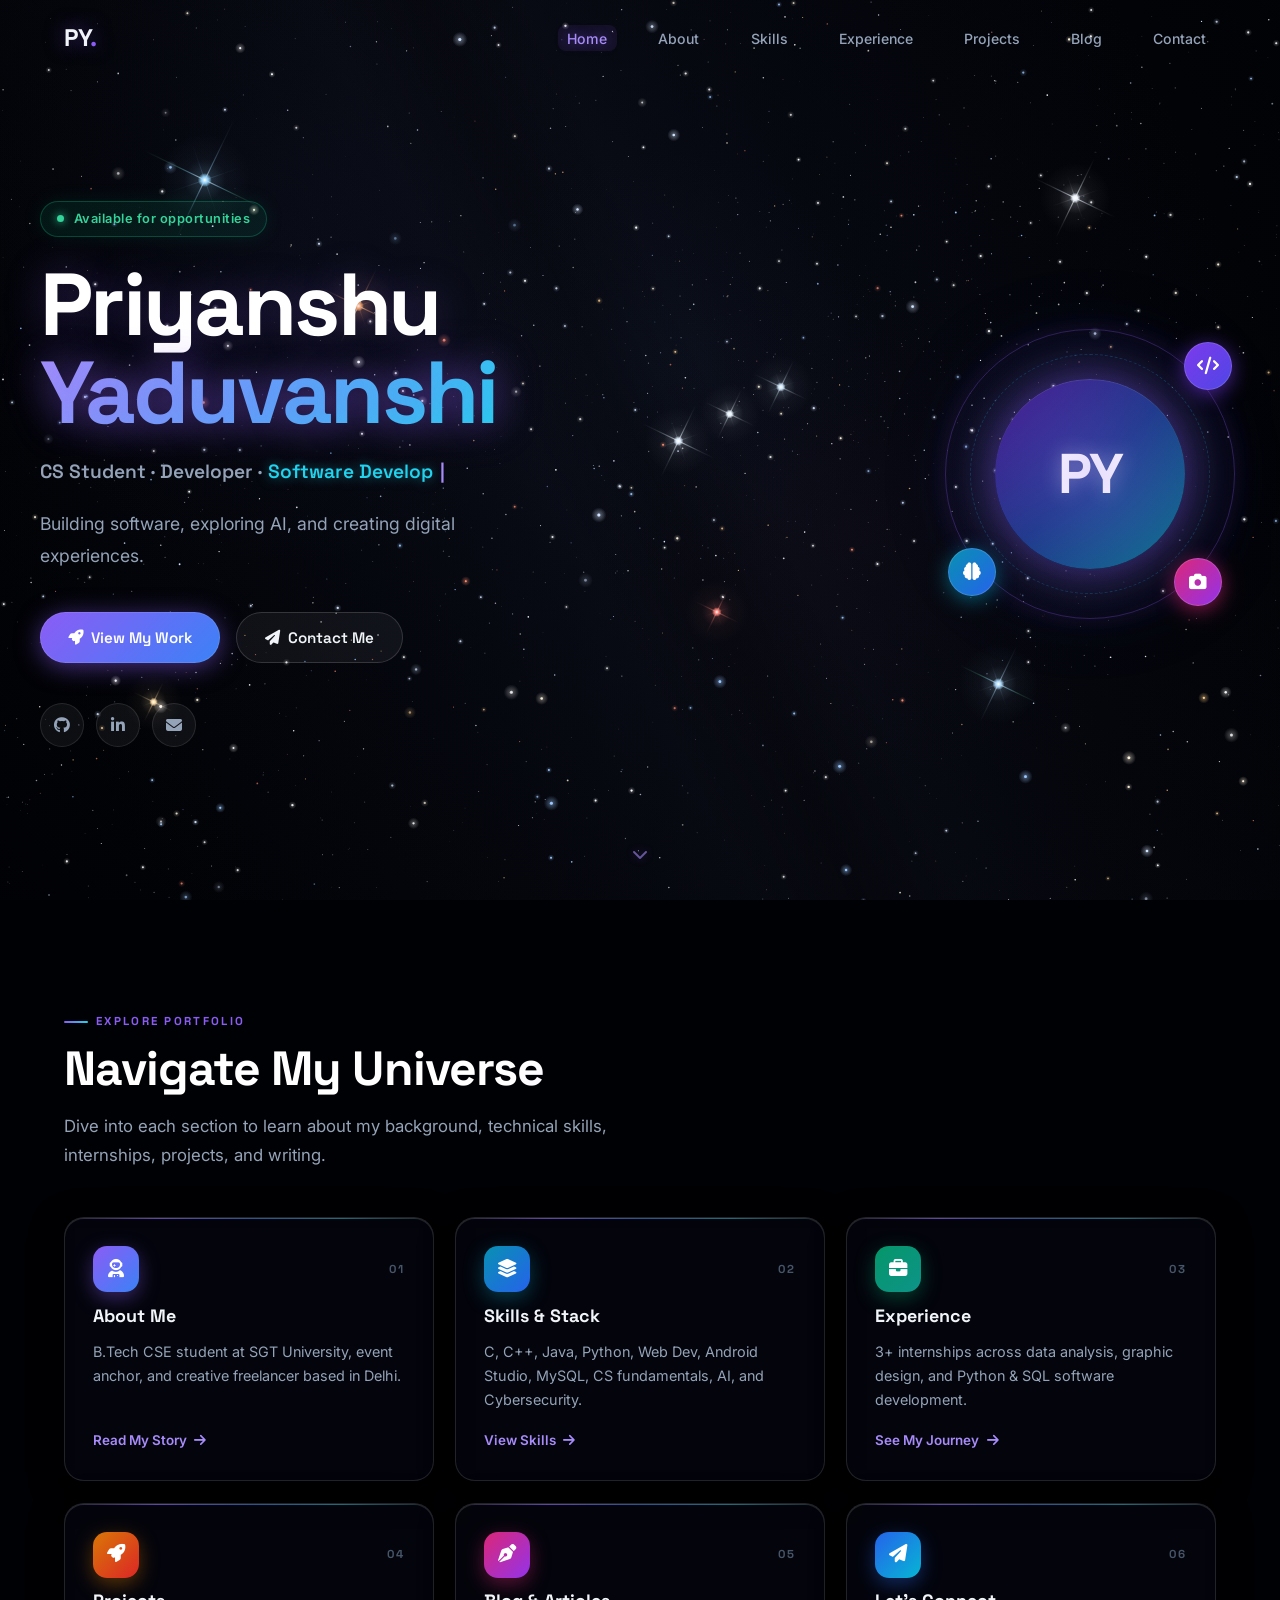
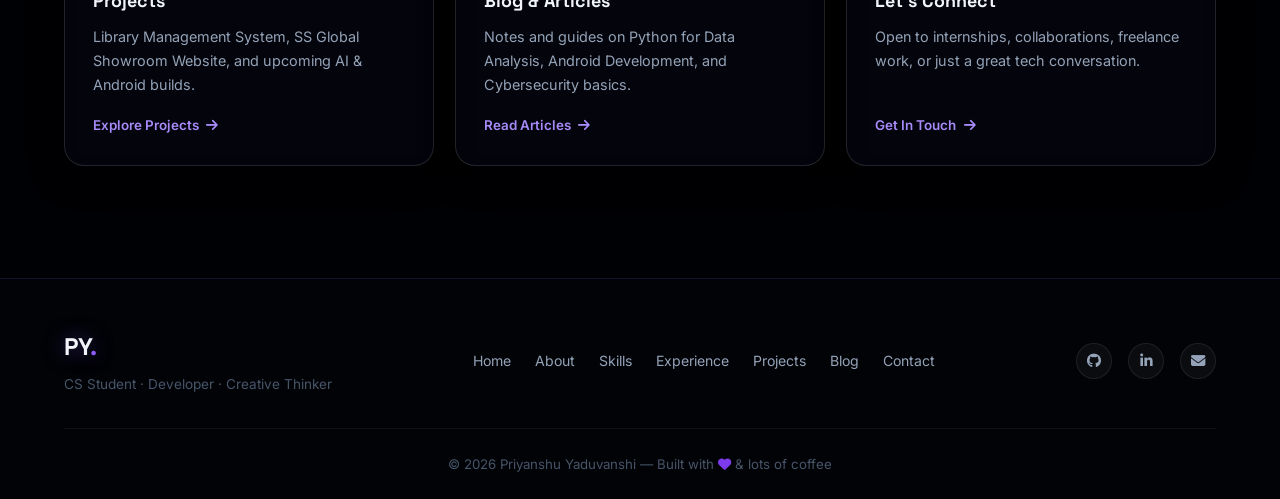
<file: index.html>
<!DOCTYPE html>
<html lang="en">
<head>
  <meta charset="UTF-8" />
  <meta name="viewport" content="width=device-width, initial-scale=1.0" />
  <title>Priyanshu Yaduvanshi — Portfolio</title>
  <meta name="description" content="CS Student · Developer · Creative Thinker — Building software, exploring AI, and creating digital experiences." />

  <!-- Google Fonts -->
  <link rel="preconnect" href="https://fonts.googleapis.com" />
  <link rel="preconnect" href="https://fonts.gstatic.com" crossorigin />
  <link href="https://fonts.googleapis.com/css2?family=Inter:wght@300;400;500;600;700&family=Space+Grotesk:wght@400;500;600;700;800&display=swap" rel="stylesheet" />

  <!-- Font Awesome -->
  <link rel="stylesheet" href="https://cdnjs.cloudflare.com/ajax/libs/font-awesome/6.5.0/css/all.min.css" />

  <!-- Main CSS -->
  <link rel="stylesheet" href="static/css/style.css" />
</head>
<body>

  <!-- Galaxy Canvas & Cosmic Cursor Aura -->
  <canvas id="galaxy-canvas"></canvas>
  <div id="cursor-aura" aria-hidden="true">
    <span class="star-ray ray-v"></span>
    <span class="star-ray ray-h"></span>
    <span class="star-ray ray-d1"></span>
    <span class="star-ray ray-d2"></span>
  </div>
  <div id="cursor-aura-core" aria-hidden="true"></div>

  <!-- ═══════════════════════════ NAVBAR ═══════════════════════════ -->
  <nav class="navbar" id="navbar">
    <div class="nav-container">
      <a href="index.html" class="nav-logo">PY<span class="accent">.</span></a>
      <ul class="nav-links" id="navLinks">
        <li><a href="index.html" class="nav-link active">Home</a></li>
        <li><a href="about.html" class="nav-link">About</a></li>
        <li><a href="skills.html" class="nav-link">Skills</a></li>
        <li><a href="experience.html" class="nav-link">Experience</a></li>
        <li><a href="projects.html" class="nav-link">Projects</a></li>
        <li><a href="blog.html" class="nav-link">Blog</a></li>
        <li><a href="contact.html" class="nav-link">Contact</a></li>
      </ul>
      <button class="hamburger" id="hamburger" aria-label="Toggle Menu">
        <span></span><span></span><span></span>
      </button>
    </div>
  </nav>

  <main class="page-main">
    <!-- ═══════════════════════════ HERO ═══════════════════════════ -->
    <section class="hero" id="hero">
      <div class="hero-content">
        <div class="hero-left">
          <span class="hero-eyebrow">
            <span class="eyebrow-dot"></span>
            Available for opportunities
          </span>
          <h1 class="hero-name">
            Priyanshu<br />
            <span class="name-accent">Yaduvanshi</span>
          </h1>
          <p class="hero-role">
            CS Student &middot; Developer &middot;
            <span class="typewriter" id="typewriter"></span><span class="cursor">|</span>
          </p>
          <p class="hero-sub">
            Building software, exploring AI, and creating digital experiences.
          </p>
          <div class="hero-ctas">
            <a href="projects.html" class="btn btn-primary">
              <i class="fas fa-rocket"></i> View My Work
            </a>
            <a href="contact.html" class="btn btn-outline">
              <i class="fas fa-paper-plane"></i> Contact Me
            </a>
          </div>
          <div class="hero-socials">
            <a href="https://github.com" target="_blank" rel="noopener" class="social-pill" title="GitHub">
              <i class="fab fa-github"></i>
            </a>
            <a href="https://linkedin.com" target="_blank" rel="noopener" class="social-pill" title="LinkedIn">
              <i class="fab fa-linkedin-in"></i>
            </a>
            <a href="mailto:priyanshuyaduvanshi0017@gmail.com" class="social-pill" title="Email">
              <i class="fas fa-envelope"></i>
            </a>
          </div>
        </div>
        <div class="hero-right">
          <div class="avatar-wrapper">
            <div class="avatar-ring ring-1"></div>
            <div class="avatar-ring ring-2"></div>
            <div class="avatar-circle">
              <div class="avatar-initials">PY</div>
              <div class="avatar-glow"></div>
            </div>
            <div class="avatar-badge badge-code">
              <i class="fas fa-code"></i>
            </div>
            <div class="avatar-badge badge-ai">
              <i class="fas fa-brain"></i>
            </div>
            <div class="avatar-badge badge-cam">
              <i class="fas fa-camera"></i>
            </div>
          </div>
        </div>
      </div>
      <a href="#explore" class="scroll-hint" aria-label="Explore portfolio">
        <i class="fas fa-chevron-down"></i>
      </a>
    </section>

    <!-- ═══════════════════════════ EXPLORE HUB ═══════════════════════════ -->
    <section class="section section-alt" id="explore">
      <div class="container">
        <div class="section-label reveal">EXPLORE PORTFOLIO</div>
        <h2 class="section-title reveal">Navigate My Universe</h2>
        <p class="section-sub reveal">Dive into each section to learn about my background, technical skills, internships, projects, and writing.</p>

        <div class="explore-grid">
          <a href="about.html" class="explore-card glass-card reveal">
            <div class="explore-card-top">
              <span class="explore-icon"><i class="fas fa-user-astronaut"></i></span>
              <span class="explore-num">01</span>
            </div>
            <h3>About Me</h3>
            <p>B.Tech CSE student at SGT University, event anchor, and creative freelancer based in Delhi.</p>
            <span class="explore-cta">Read My Story <i class="fas fa-arrow-right"></i></span>
          </a>

          <a href="skills.html" class="explore-card glass-card reveal">
            <div class="explore-card-top">
              <span class="explore-icon"><i class="fas fa-layer-group"></i></span>
              <span class="explore-num">02</span>
            </div>
            <h3>Skills &amp; Stack</h3>
            <p>C, C++, Java, Python, Web Dev, Android Studio, MySQL, CS fundamentals, AI, and Cybersecurity.</p>
            <span class="explore-cta">View Skills <i class="fas fa-arrow-right"></i></span>
          </a>

          <a href="experience.html" class="explore-card glass-card reveal">
            <div class="explore-card-top">
              <span class="explore-icon"><i class="fas fa-briefcase"></i></span>
              <span class="explore-num">03</span>
            </div>
            <h3>Experience</h3>
            <p>3+ internships across data analysis, graphic design, and Python &amp; SQL software development.</p>
            <span class="explore-cta">See My Journey <i class="fas fa-arrow-right"></i></span>
          </a>

          <a href="projects.html" class="explore-card glass-card reveal">
            <div class="explore-card-top">
              <span class="explore-icon"><i class="fas fa-rocket"></i></span>
              <span class="explore-num">04</span>
            </div>
            <h3>Projects</h3>
            <p>Library Management System, SS Global Showroom Website, and upcoming AI &amp; Android builds.</p>
            <span class="explore-cta">Explore Projects <i class="fas fa-arrow-right"></i></span>
          </a>

          <a href="blog.html" class="explore-card glass-card reveal">
            <div class="explore-card-top">
              <span class="explore-icon"><i class="fas fa-pen-nib"></i></span>
              <span class="explore-num">05</span>
            </div>
            <h3>Blog &amp; Articles</h3>
            <p>Notes and guides on Python for Data Analysis, Android Development, and Cybersecurity basics.</p>
            <span class="explore-cta">Read Articles <i class="fas fa-arrow-right"></i></span>
          </a>

          <a href="contact.html" class="explore-card glass-card reveal">
            <div class="explore-card-top">
              <span class="explore-icon"><i class="fas fa-paper-plane"></i></span>
              <span class="explore-num">06</span>
            </div>
            <h3>Let's Connect</h3>
            <p>Open to internships, collaborations, freelance work, or just a great tech conversation.</p>
            <span class="explore-cta">Get In Touch <i class="fas fa-arrow-right"></i></span>
          </a>
        </div>
      </div>
    </section>
  </main>

  <!-- ═══════════════════════════ FOOTER ═══════════════════════════ -->
  <footer class="footer">
    <div class="container">
      <div class="footer-inner">
        <div class="footer-brand">
          <a href="index.html" class="nav-logo">PY<span class="accent">.</span></a>
          <p>CS Student · Developer · Creative Thinker</p>
        </div>
        <div class="footer-links">
          <a href="index.html">Home</a>
          <a href="about.html">About</a>
          <a href="skills.html">Skills</a>
          <a href="experience.html">Experience</a>
          <a href="projects.html">Projects</a>
          <a href="blog.html">Blog</a>
          <a href="contact.html">Contact</a>
        </div>
        <div class="footer-socials">
          <a href="https://github.com" target="_blank" rel="noopener" aria-label="GitHub"><i class="fab fa-github"></i></a>
          <a href="https://linkedin.com" target="_blank" rel="noopener" aria-label="LinkedIn"><i class="fab fa-linkedin-in"></i></a>
          <a href="mailto:priyanshuyaduvanshi0017@gmail.com" aria-label="Email"><i class="fas fa-envelope"></i></a>
        </div>
      </div>
      <div class="footer-bottom">
        <p>© 2026 Priyanshu Yaduvanshi — Built with <i class="fas fa-heart" style="color:#7c3aed;"></i> &amp; lots of coffee</p>
      </div>
    </div>
  </footer>

  <!-- Main JS -->
  <script src="static/js/main.js"></script>
</body>
</html>
</file>
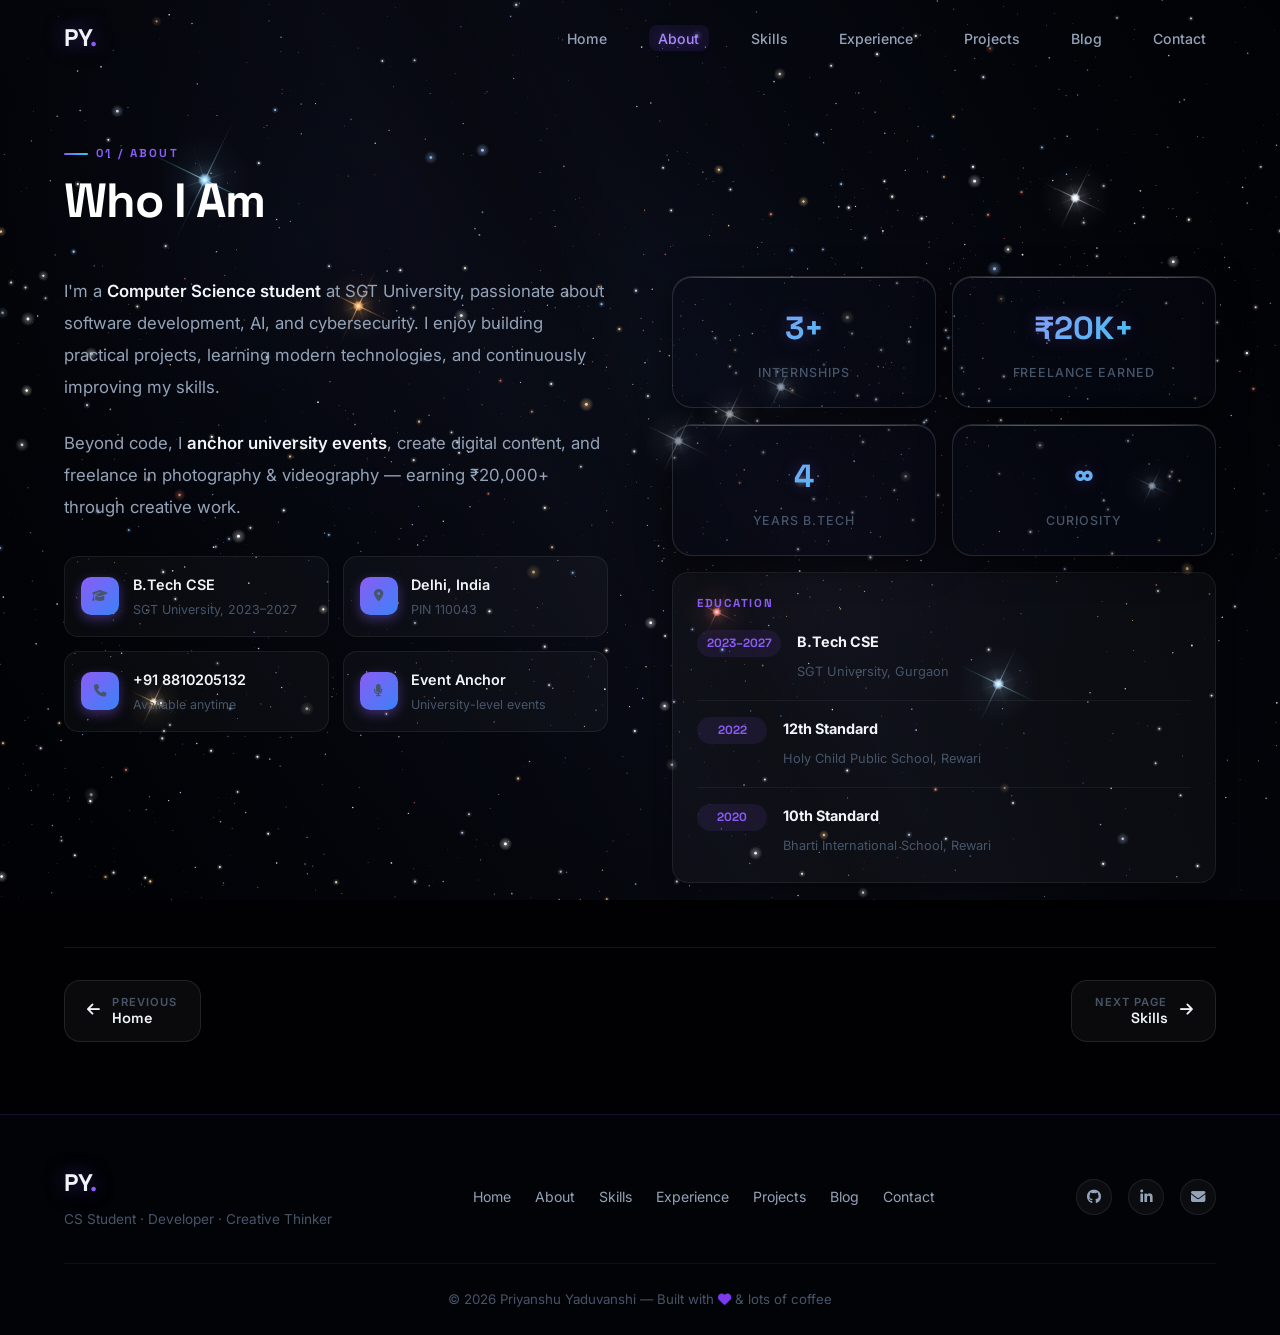
<file: about.html>
<!DOCTYPE html>
<html lang="en">
<head>
  <meta charset="UTF-8" />
  <meta name="viewport" content="width=device-width, initial-scale=1.0" />
  <title>About — Priyanshu Yaduvanshi</title>
  <meta name="description" content="About Priyanshu Yaduvanshi — Computer Science student at SGT University, developer, event anchor, and creative freelancer." />

  <!-- Google Fonts -->
  <link rel="preconnect" href="https://fonts.googleapis.com" />
  <link rel="preconnect" href="https://fonts.gstatic.com" crossorigin />
  <link href="https://fonts.googleapis.com/css2?family=Inter:wght@300;400;500;600;700&family=Space+Grotesk:wght@400;500;600;700;800&display=swap" rel="stylesheet" />

  <!-- Font Awesome -->
  <link rel="stylesheet" href="https://cdnjs.cloudflare.com/ajax/libs/font-awesome/6.5.0/css/all.min.css" />

  <!-- Main CSS -->
  <link rel="stylesheet" href="static/css/style.css" />
</head>
<body>

  <!-- Galaxy Canvas & Cosmic Cursor Aura -->
  <canvas id="galaxy-canvas"></canvas>
  <div id="cursor-aura" aria-hidden="true">
    <span class="star-ray ray-v"></span>
    <span class="star-ray ray-h"></span>
    <span class="star-ray ray-d1"></span>
    <span class="star-ray ray-d2"></span>
  </div>
  <div id="cursor-aura-core" aria-hidden="true"></div>

  <!-- ═══════════════════════════ NAVBAR ═══════════════════════════ -->
  <nav class="navbar" id="navbar">
    <div class="nav-container">
      <a href="index.html" class="nav-logo">PY<span class="accent">.</span></a>
      <ul class="nav-links" id="navLinks">
        <li><a href="index.html" class="nav-link">Home</a></li>
        <li><a href="about.html" class="nav-link active">About</a></li>
        <li><a href="skills.html" class="nav-link">Skills</a></li>
        <li><a href="experience.html" class="nav-link">Experience</a></li>
        <li><a href="projects.html" class="nav-link">Projects</a></li>
        <li><a href="blog.html" class="nav-link">Blog</a></li>
        <li><a href="contact.html" class="nav-link">Contact</a></li>
      </ul>
      <button class="hamburger" id="hamburger" aria-label="Toggle Menu">
        <span></span><span></span><span></span>
      </button>
    </div>
  </nav>

  <main class="page-main">
    <!-- ═══════════════════════════ ABOUT ═══════════════════════════ -->
    <section class="section page-section" id="about">
      <div class="container">
        <div class="section-label reveal">01 / ABOUT</div>
        <h1 class="section-title reveal">Who I Am</h1>
        <div class="about-grid">
          <div class="about-text reveal">
            <p class="about-bio">
              I'm a <strong>Computer Science student</strong> at SGT University, passionate about software development, AI, and cybersecurity. I enjoy building practical projects, learning modern technologies, and continuously improving my skills.
            </p>
            <p class="about-bio">
              Beyond code, I <strong>anchor university events</strong>, create digital content, and freelance in photography &amp; videography — earning ₹20,000+ through creative work.
            </p>
            <div class="about-highlights">
              <div class="highlight-item">
                <span class="highlight-icon"><i class="fas fa-graduation-cap"></i></span>
                <div>
                  <strong>B.Tech CSE</strong>
                  <span>SGT University, 2023–2027</span>
                </div>
              </div>
              <div class="highlight-item">
                <span class="highlight-icon"><i class="fas fa-map-marker-alt"></i></span>
                <div>
                  <strong>Delhi, India</strong>
                  <span>PIN 110043</span>
                </div>
              </div>
              <div class="highlight-item">
                <span class="highlight-icon"><i class="fas fa-phone"></i></span>
                <div>
                  <strong>+91 8810205132</strong>
                  <span>Available anytime</span>
                </div>
              </div>
              <div class="highlight-item">
                <span class="highlight-icon"><i class="fas fa-microphone"></i></span>
                <div>
                  <strong>Event Anchor</strong>
                  <span>University-level events</span>
                </div>
              </div>
            </div>
          </div>
          <div class="about-stats reveal">
            <div class="stat-card glass-card">
              <span class="stat-number">3+</span>
              <span class="stat-label">Internships</span>
            </div>
            <div class="stat-card glass-card">
              <span class="stat-number">₹20K+</span>
              <span class="stat-label">Freelance Earned</span>
            </div>
            <div class="stat-card glass-card">
              <span class="stat-number">4</span>
              <span class="stat-label">Years B.Tech</span>
            </div>
            <div class="stat-card glass-card">
              <span class="stat-number">∞</span>
              <span class="stat-label">Curiosity</span>
            </div>
            <div class="edu-timeline">
              <h4 class="edu-title">Education</h4>
              <div class="edu-item">
                <span class="edu-year">2023–2027</span>
                <div>
                  <strong>B.Tech CSE</strong>
                  <span class="edu-institute">SGT University, Gurgaon</span>
                </div>
              </div>
              <div class="edu-item">
                <span class="edu-year">2022</span>
                <div>
                  <strong>12th Standard</strong>
                  <span class="edu-institute">Holy Child Public School, Rewari</span>
                </div>
              </div>
              <div class="edu-item">
                <span class="edu-year">2020</span>
                <div>
                  <strong>10th Standard</strong>
                  <span class="edu-institute">Bharti International School, Rewari</span>
                </div>
              </div>
            </div>
          </div>
        </div>

        <nav class="page-nav" aria-label="Page navigation">
          <a href="index.html" class="page-nav-link prev">
            <i class="fas fa-arrow-left"></i>
            <span><small>Previous</small>Home</span>
          </a>
          <a href="skills.html" class="page-nav-link next">
            <span><small>Next Page</small>Skills</span>
            <i class="fas fa-arrow-right"></i>
          </a>
        </nav>
      </div>
    </section>
  </main>

  <!-- ═══════════════════════════ FOOTER ═══════════════════════════ -->
  <footer class="footer">
    <div class="container">
      <div class="footer-inner">
        <div class="footer-brand">
          <a href="index.html" class="nav-logo">PY<span class="accent">.</span></a>
          <p>CS Student · Developer · Creative Thinker</p>
        </div>
        <div class="footer-links">
          <a href="index.html">Home</a>
          <a href="about.html">About</a>
          <a href="skills.html">Skills</a>
          <a href="experience.html">Experience</a>
          <a href="projects.html">Projects</a>
          <a href="blog.html">Blog</a>
          <a href="contact.html">Contact</a>
        </div>
        <div class="footer-socials">
          <a href="https://github.com" target="_blank" rel="noopener" aria-label="GitHub"><i class="fab fa-github"></i></a>
          <a href="https://linkedin.com" target="_blank" rel="noopener" aria-label="LinkedIn"><i class="fab fa-linkedin-in"></i></a>
          <a href="mailto:priyanshuyaduvanshi0017@gmail.com" aria-label="Email"><i class="fas fa-envelope"></i></a>
        </div>
      </div>
      <div class="footer-bottom">
        <p>© 2026 Priyanshu Yaduvanshi — Built with <i class="fas fa-heart" style="color:#7c3aed;"></i> &amp; lots of coffee</p>
      </div>
    </div>
  </footer>

  <!-- Main JS -->
  <script src="static/js/main.js"></script>
</body>
</html>
</file>
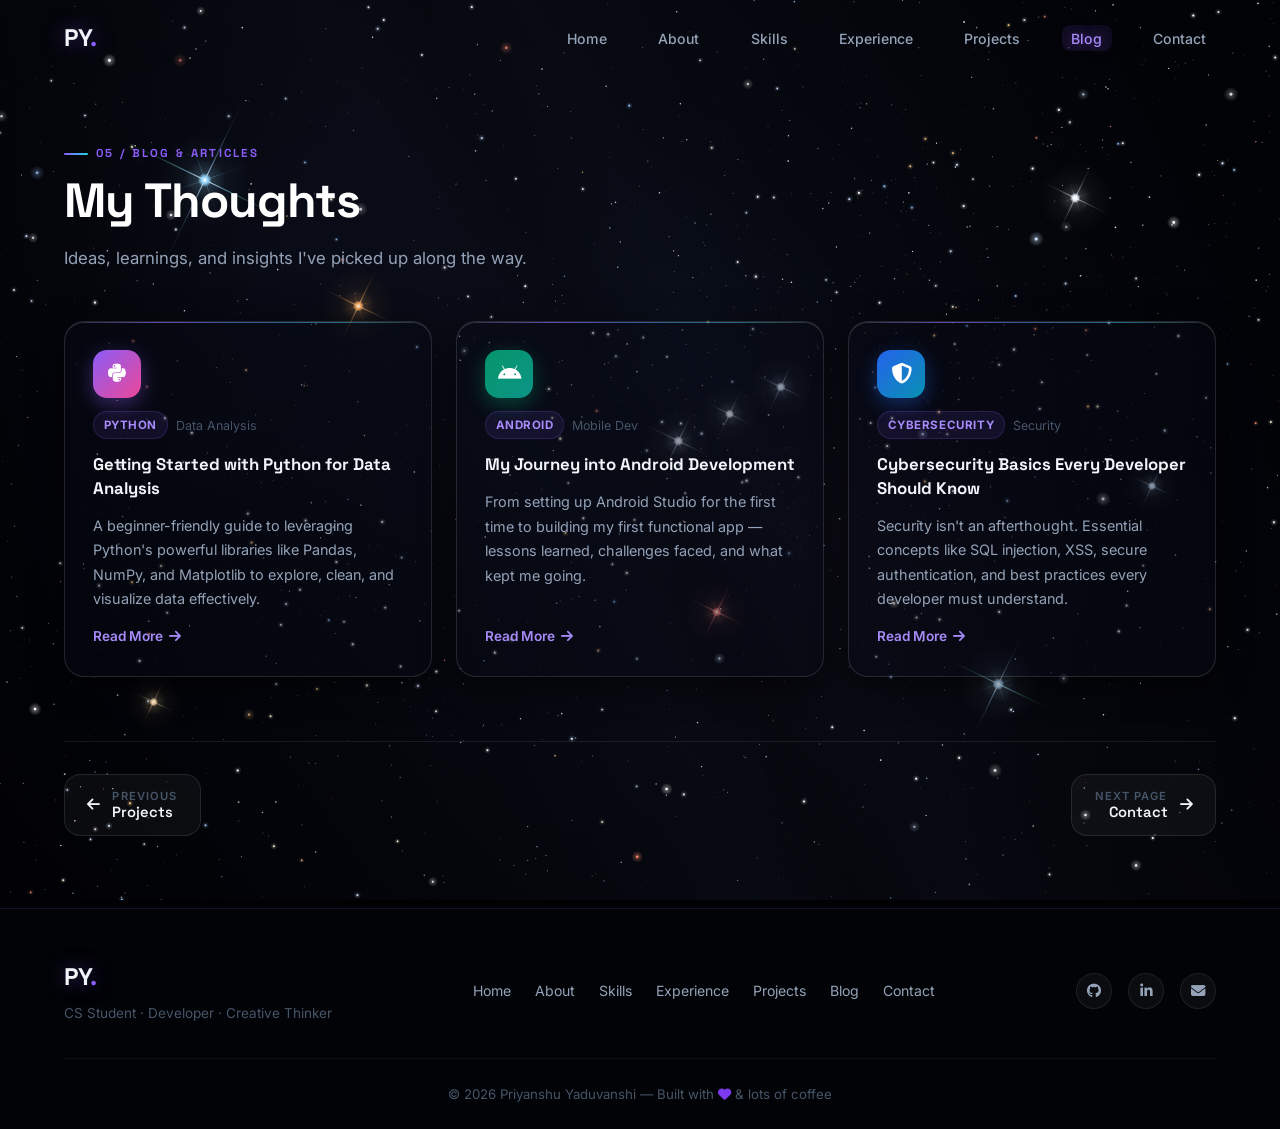
<file: blog.html>
<!DOCTYPE html>
<html lang="en">
<head>
  <meta charset="UTF-8" />
  <meta name="viewport" content="width=device-width, initial-scale=1.0" />
  <title>Blog — Priyanshu Yaduvanshi</title>
  <meta name="description" content="Articles and notes by Priyanshu Yaduvanshi on Python for Data Analysis, Android Development, and Cybersecurity." />

  <!-- Google Fonts -->
  <link rel="preconnect" href="https://fonts.googleapis.com" />
  <link rel="preconnect" href="https://fonts.gstatic.com" crossorigin />
  <link href="https://fonts.googleapis.com/css2?family=Inter:wght@300;400;500;600;700&family=Space+Grotesk:wght@400;500;600;700;800&display=swap" rel="stylesheet" />

  <!-- Font Awesome -->
  <link rel="stylesheet" href="https://cdnjs.cloudflare.com/ajax/libs/font-awesome/6.5.0/css/all.min.css" />

  <!-- Main CSS -->
  <link rel="stylesheet" href="static/css/style.css" />
</head>
<body>

  <!-- Galaxy Canvas & Cosmic Cursor Aura -->
  <canvas id="galaxy-canvas"></canvas>
  <div id="cursor-aura" aria-hidden="true">
    <span class="star-ray ray-v"></span>
    <span class="star-ray ray-h"></span>
    <span class="star-ray ray-d1"></span>
    <span class="star-ray ray-d2"></span>
  </div>
  <div id="cursor-aura-core" aria-hidden="true"></div>

  <!-- ═══════════════════════════ NAVBAR ═══════════════════════════ -->
  <nav class="navbar" id="navbar">
    <div class="nav-container">
      <a href="index.html" class="nav-logo">PY<span class="accent">.</span></a>
      <ul class="nav-links" id="navLinks">
        <li><a href="index.html" class="nav-link">Home</a></li>
        <li><a href="about.html" class="nav-link">About</a></li>
        <li><a href="skills.html" class="nav-link">Skills</a></li>
        <li><a href="experience.html" class="nav-link">Experience</a></li>
        <li><a href="projects.html" class="nav-link">Projects</a></li>
        <li><a href="blog.html" class="nav-link active">Blog</a></li>
        <li><a href="contact.html" class="nav-link">Contact</a></li>
      </ul>
      <button class="hamburger" id="hamburger" aria-label="Toggle Menu">
        <span></span><span></span><span></span>
      </button>
    </div>
  </nav>

  <main class="page-main">
    <!-- ═══════════════════════════ BLOG ═══════════════════════════ -->
    <section class="section page-section" id="blog">
      <div class="container">
        <div class="section-label reveal">05 / BLOG &amp; ARTICLES</div>
        <h1 class="section-title reveal">My Thoughts</h1>
        <p class="section-sub reveal">Ideas, learnings, and insights I've picked up along the way.</p>
        <div class="blog-grid">

          <article class="blog-card glass-card reveal">
            <div class="blog-icon">
              <i class="fab fa-python"></i>
            </div>
            <div class="blog-meta">
              <span class="blog-tag">Python</span>
              <span class="blog-date">Data Analysis</span>
            </div>
            <h3 class="blog-title">Getting Started with Python for Data Analysis</h3>
            <p class="blog-excerpt">
              A beginner-friendly guide to leveraging Python's powerful libraries like Pandas, NumPy, and Matplotlib to explore, clean, and visualize data effectively.
            </p>
            <a href="#" class="blog-read-more" data-article="python-data-analysis">Read More <i class="fas fa-arrow-right"></i></a>
          </article>

          <article class="blog-card glass-card reveal">
            <div class="blog-icon">
              <i class="fab fa-android"></i>
            </div>
            <div class="blog-meta">
              <span class="blog-tag">Android</span>
              <span class="blog-date">Mobile Dev</span>
            </div>
            <h3 class="blog-title">My Journey into Android Development</h3>
            <p class="blog-excerpt">
              From setting up Android Studio for the first time to building my first functional app — lessons learned, challenges faced, and what kept me going.
            </p>
            <a href="#" class="blog-read-more" data-article="android-journey">Read More <i class="fas fa-arrow-right"></i></a>
          </article>

          <article class="blog-card glass-card reveal">
            <div class="blog-icon">
              <i class="fas fa-shield-alt"></i>
            </div>
            <div class="blog-meta">
              <span class="blog-tag">Cybersecurity</span>
              <span class="blog-date">Security</span>
            </div>
            <h3 class="blog-title">Cybersecurity Basics Every Developer Should Know</h3>
            <p class="blog-excerpt">
              Security isn't an afterthought. Essential concepts like SQL injection, XSS, secure authentication, and best practices every developer must understand.
            </p>
            <a href="#" class="blog-read-more" data-article="cybersecurity-basics">Read More <i class="fas fa-arrow-right"></i></a>
          </article>

        </div>

        <nav class="page-nav" aria-label="Page navigation">
          <a href="projects.html" class="page-nav-link prev">
            <i class="fas fa-arrow-left"></i>
            <span><small>Previous</small>Projects</span>
          </a>
          <a href="contact.html" class="page-nav-link next">
            <span><small>Next Page</small>Contact</span>
            <i class="fas fa-arrow-right"></i>
          </a>
        </nav>
      </div>
    </section>
  </main>

  <!-- Article Reader Modal -->
  <div class="article-modal" id="articleModal" role="dialog" aria-modal="true" aria-hidden="true" aria-labelledby="articleModalTitle">
    <div class="article-modal-dialog">
      <button class="article-modal-close" id="articleModalClose" aria-label="Close article">
        <i class="fas fa-times"></i>
      </button>
      <div class="article-modal-meta">
        <span class="blog-tag" id="articleModalTag"></span>
        <span class="blog-date" id="articleModalDate"></span>
      </div>
      <h2 class="article-modal-title" id="articleModalTitle"></h2>
      <div class="article-modal-body" id="articleModalBody"></div>
    </div>
  </div>

  <!-- ═══════════════════════════ FOOTER ═══════════════════════════ -->
  <footer class="footer">
    <div class="container">
      <div class="footer-inner">
        <div class="footer-brand">
          <a href="index.html" class="nav-logo">PY<span class="accent">.</span></a>
          <p>CS Student · Developer · Creative Thinker</p>
        </div>
        <div class="footer-links">
          <a href="index.html">Home</a>
          <a href="about.html">About</a>
          <a href="skills.html">Skills</a>
          <a href="experience.html">Experience</a>
          <a href="projects.html">Projects</a>
          <a href="blog.html">Blog</a>
          <a href="contact.html">Contact</a>
        </div>
        <div class="footer-socials">
          <a href="https://github.com" target="_blank" rel="noopener" aria-label="GitHub"><i class="fab fa-github"></i></a>
          <a href="https://linkedin.com" target="_blank" rel="noopener" aria-label="LinkedIn"><i class="fab fa-linkedin-in"></i></a>
          <a href="mailto:priyanshuyaduvanshi0017@gmail.com" aria-label="Email"><i class="fas fa-envelope"></i></a>
        </div>
      </div>
      <div class="footer-bottom">
        <p>© 2026 Priyanshu Yaduvanshi — Built with <i class="fas fa-heart" style="color:#7c3aed;"></i> &amp; lots of coffee</p>
      </div>
    </div>
  </footer>

  <!-- Main JS -->
  <script src="static/js/main.js"></script>
</body>
</html>
</file>
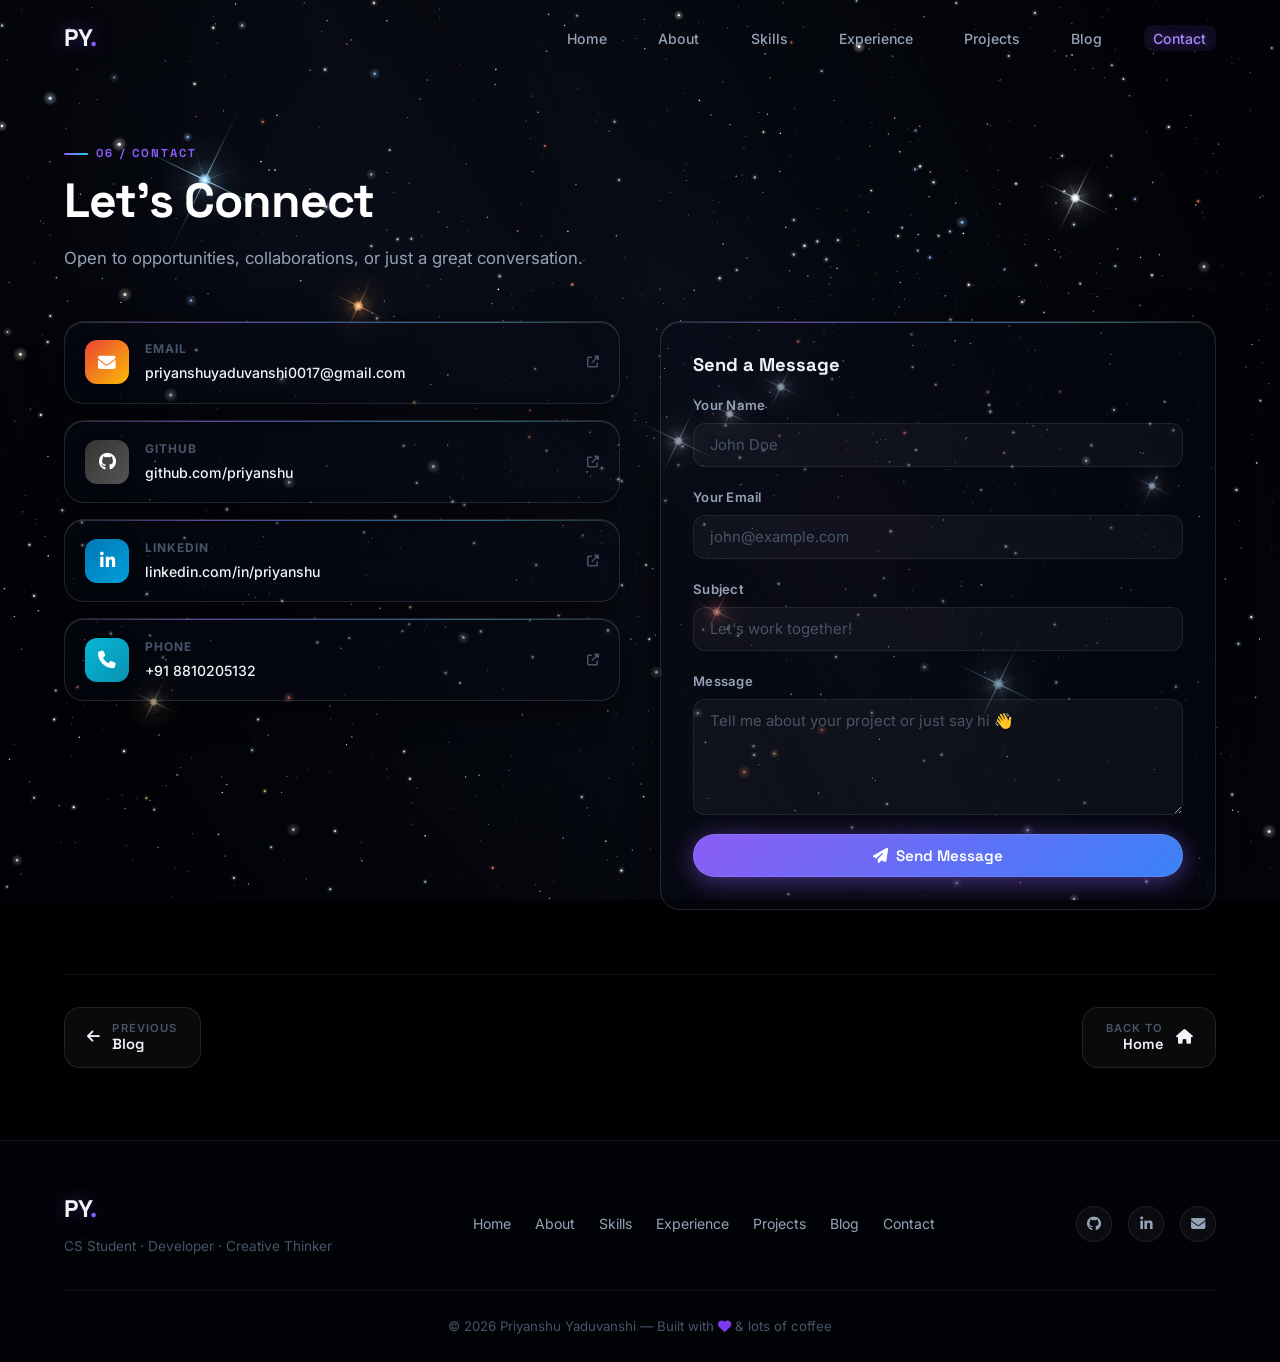
<file: contact.html>
<!DOCTYPE html>
<html lang="en">
<head>
  <meta charset="UTF-8" />
  <meta name="viewport" content="width=device-width, initial-scale=1.0" />
  <title>Contact — Priyanshu Yaduvanshi</title>
  <meta name="description" content="Get in touch with Priyanshu Yaduvanshi for opportunities, collaborations, or freelance projects." />

  <!-- Google Fonts -->
  <link rel="preconnect" href="https://fonts.googleapis.com" />
  <link rel="preconnect" href="https://fonts.gstatic.com" crossorigin />
  <link href="https://fonts.googleapis.com/css2?family=Inter:wght@300;400;500;600;700&family=Space+Grotesk:wght@400;500;600;700;800&display=swap" rel="stylesheet" />

  <!-- Font Awesome -->
  <link rel="stylesheet" href="https://cdnjs.cloudflare.com/ajax/libs/font-awesome/6.5.0/css/all.min.css" />

  <!-- Main CSS -->
  <link rel="stylesheet" href="static/css/style.css" />
</head>
<body>

  <!-- Galaxy Canvas & Cosmic Cursor Aura -->
  <canvas id="galaxy-canvas"></canvas>
  <div id="cursor-aura" aria-hidden="true">
    <span class="star-ray ray-v"></span>
    <span class="star-ray ray-h"></span>
    <span class="star-ray ray-d1"></span>
    <span class="star-ray ray-d2"></span>
  </div>
  <div id="cursor-aura-core" aria-hidden="true"></div>

  <!-- ═══════════════════════════ NAVBAR ═══════════════════════════ -->
  <nav class="navbar" id="navbar">
    <div class="nav-container">
      <a href="index.html" class="nav-logo">PY<span class="accent">.</span></a>
      <ul class="nav-links" id="navLinks">
        <li><a href="index.html" class="nav-link">Home</a></li>
        <li><a href="about.html" class="nav-link">About</a></li>
        <li><a href="skills.html" class="nav-link">Skills</a></li>
        <li><a href="experience.html" class="nav-link">Experience</a></li>
        <li><a href="projects.html" class="nav-link">Projects</a></li>
        <li><a href="blog.html" class="nav-link">Blog</a></li>
        <li><a href="contact.html" class="nav-link active">Contact</a></li>
      </ul>
      <button class="hamburger" id="hamburger" aria-label="Toggle Menu">
        <span></span><span></span><span></span>
      </button>
    </div>
  </nav>

  <main class="page-main">
    <!-- ═══════════════════════════ CONTACT ═══════════════════════════ -->
    <section class="section page-section" id="contact">
      <div class="container">
        <div class="section-label reveal">06 / CONTACT</div>
        <h1 class="section-title reveal">Let's Connect</h1>
        <p class="section-sub reveal">Open to opportunities, collaborations, or just a great conversation.</p>

        <div class="contact-layout">

          <div class="contact-links reveal">
            <a href="mailto:priyanshuyaduvanshi0017@gmail.com" class="contact-card glass-card">
              <div class="contact-card-icon" style="background: linear-gradient(135deg,#ea4335,#fbbc04);">
                <i class="fas fa-envelope"></i>
              </div>
              <div class="contact-card-info">
                <span class="contact-card-label">Email</span>
                <span class="contact-card-value">priyanshuyaduvanshi0017@gmail.com</span>
              </div>
              <i class="fas fa-external-link-alt contact-external"></i>
            </a>

            <a href="https://github.com" target="_blank" rel="noopener" class="contact-card glass-card">
              <div class="contact-card-icon" style="background: linear-gradient(135deg,#333,#555);">
                <i class="fab fa-github"></i>
              </div>
              <div class="contact-card-info">
                <span class="contact-card-label">GitHub</span>
                <span class="contact-card-value">github.com/priyanshu</span>
              </div>
              <i class="fas fa-external-link-alt contact-external"></i>
            </a>

            <a href="https://linkedin.com" target="_blank" rel="noopener" class="contact-card glass-card">
              <div class="contact-card-icon" style="background: linear-gradient(135deg,#0077b5,#00a0dc);">
                <i class="fab fa-linkedin-in"></i>
              </div>
              <div class="contact-card-info">
                <span class="contact-card-label">LinkedIn</span>
                <span class="contact-card-value">linkedin.com/in/priyanshu</span>
              </div>
              <i class="fas fa-external-link-alt contact-external"></i>
            </a>

            <a href="tel:+918810205132" class="contact-card glass-card">
              <div class="contact-card-icon" style="background: linear-gradient(135deg,#06b6d4,#0891b2);">
                <i class="fas fa-phone"></i>
              </div>
              <div class="contact-card-info">
                <span class="contact-card-label">Phone</span>
                <span class="contact-card-value">+91 8810205132</span>
              </div>
              <i class="fas fa-external-link-alt contact-external"></i>
            </a>
          </div>

          <form class="contact-form glass-card reveal" id="contactForm">
            <h3 class="form-title">Send a Message</h3>
            <div class="form-group">
              <label for="contactName">Your Name</label>
              <input type="text" id="contactName" name="name" placeholder="John Doe" required />
            </div>
            <div class="form-group">
              <label for="contactEmail">Your Email</label>
              <input type="email" id="contactEmail" name="email" placeholder="john@example.com" required />
            </div>
            <div class="form-group">
              <label for="contactSubject">Subject</label>
              <input type="text" id="contactSubject" name="subject" placeholder="Let's work together!" />
            </div>
            <div class="form-group">
              <label for="contactMessage">Message</label>
              <textarea id="contactMessage" name="message" rows="5" placeholder="Tell me about your project or just say hi 👋" required></textarea>
            </div>
            <button type="submit" class="btn btn-primary btn-full">
              <i class="fas fa-paper-plane"></i> Send Message
            </button>
          </form>

        </div>

        <nav class="page-nav" aria-label="Page navigation">
          <a href="blog.html" class="page-nav-link prev">
            <i class="fas fa-arrow-left"></i>
            <span><small>Previous</small>Blog</span>
          </a>
          <a href="index.html" class="page-nav-link next">
            <span><small>Back To</small>Home</span>
            <i class="fas fa-home"></i>
          </a>
        </nav>
      </div>
    </section>
  </main>

  <!-- ═══════════════════════════ FOOTER ═══════════════════════════ -->
  <footer class="footer">
    <div class="container">
      <div class="footer-inner">
        <div class="footer-brand">
          <a href="index.html" class="nav-logo">PY<span class="accent">.</span></a>
          <p>CS Student · Developer · Creative Thinker</p>
        </div>
        <div class="footer-links">
          <a href="index.html">Home</a>
          <a href="about.html">About</a>
          <a href="skills.html">Skills</a>
          <a href="experience.html">Experience</a>
          <a href="projects.html">Projects</a>
          <a href="blog.html">Blog</a>
          <a href="contact.html">Contact</a>
        </div>
        <div class="footer-socials">
          <a href="https://github.com" target="_blank" rel="noopener" aria-label="GitHub"><i class="fab fa-github"></i></a>
          <a href="https://linkedin.com" target="_blank" rel="noopener" aria-label="LinkedIn"><i class="fab fa-linkedin-in"></i></a>
          <a href="mailto:priyanshuyaduvanshi0017@gmail.com" aria-label="Email"><i class="fas fa-envelope"></i></a>
        </div>
      </div>
      <div class="footer-bottom">
        <p>© 2026 Priyanshu Yaduvanshi — Built with <i class="fas fa-heart" style="color:#7c3aed;"></i> &amp; lots of coffee</p>
      </div>
    </div>
  </footer>

  <!-- Main JS -->
  <script src="static/js/main.js"></script>
</body>
</html>
</file>
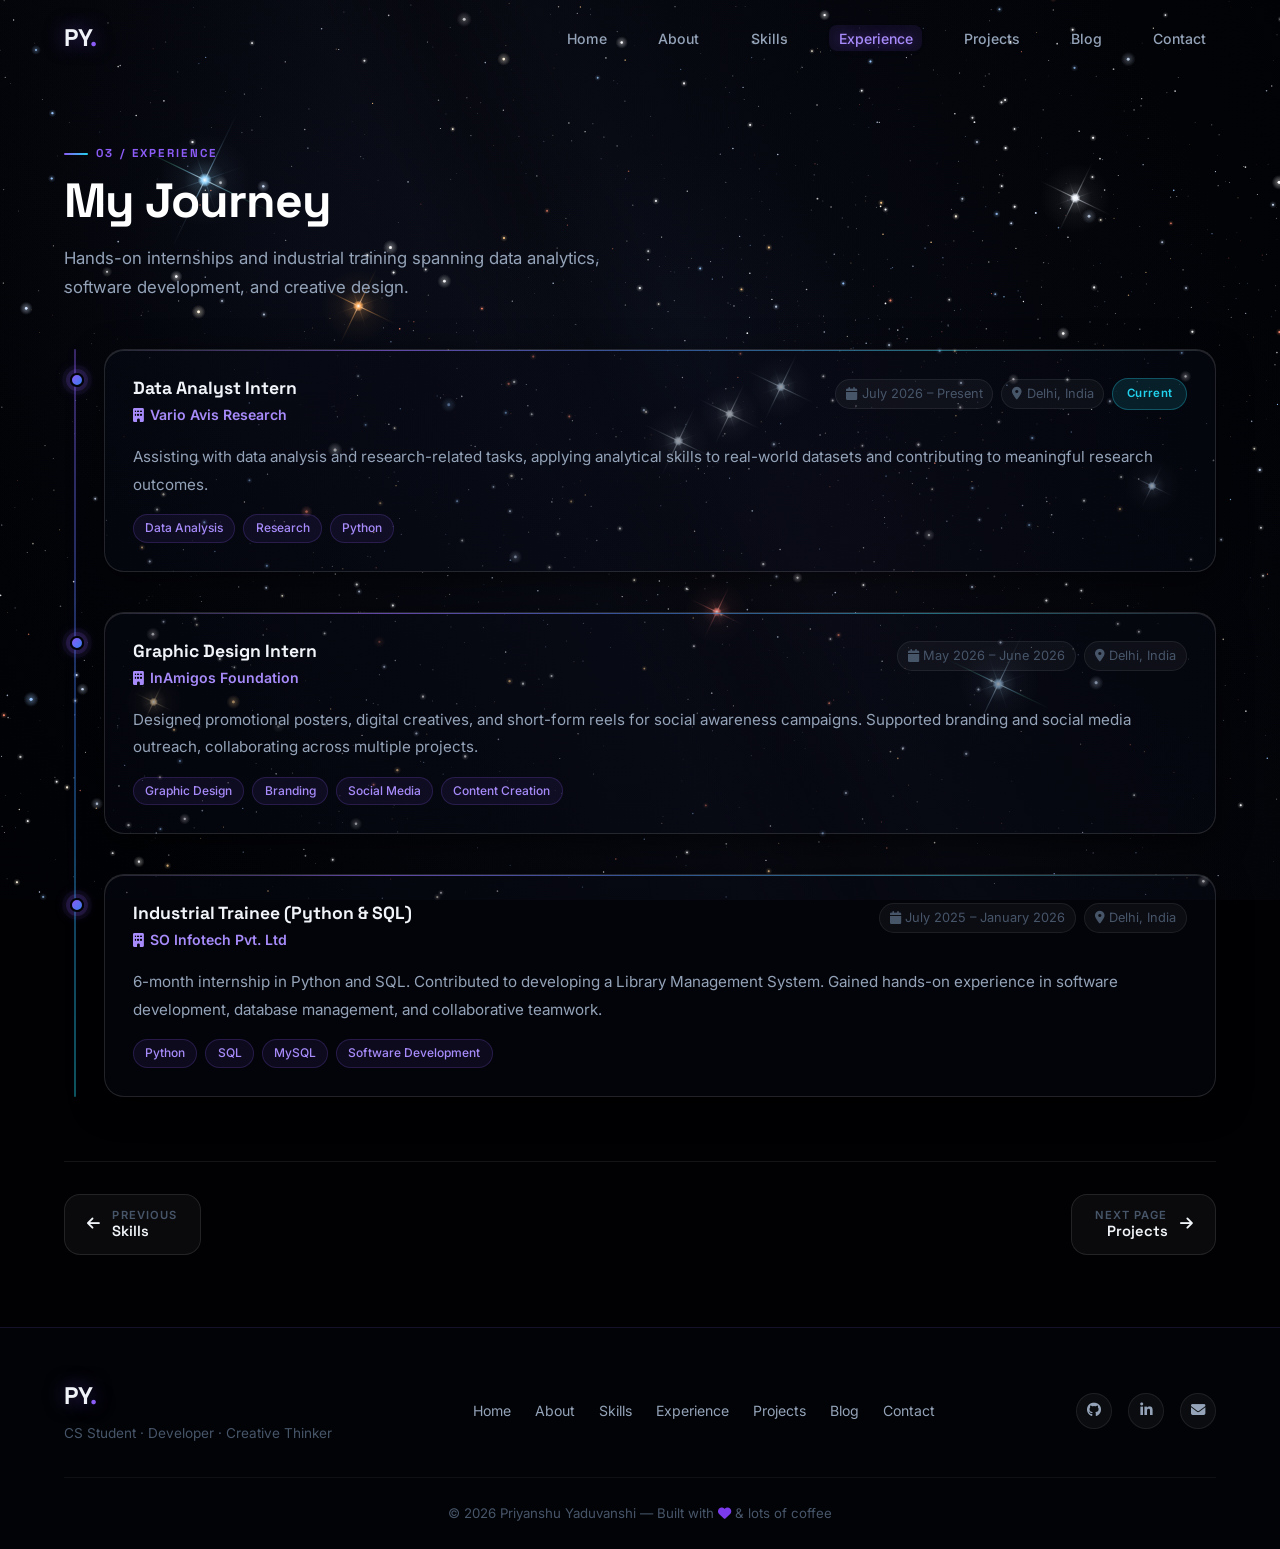
<file: experience.html>
<!DOCTYPE html>
<html lang="en">
<head>
  <meta charset="UTF-8" />
  <meta name="viewport" content="width=device-width, initial-scale=1.0" />
  <title>Experience — Priyanshu Yaduvanshi</title>
  <meta name="description" content="Internships and industrial training experience of Priyanshu Yaduvanshi across data analysis, graphic design, and Python & SQL development." />

  <!-- Google Fonts -->
  <link rel="preconnect" href="https://fonts.googleapis.com" />
  <link rel="preconnect" href="https://fonts.gstatic.com" crossorigin />
  <link href="https://fonts.googleapis.com/css2?family=Inter:wght@300;400;500;600;700&family=Space+Grotesk:wght@400;500;600;700;800&display=swap" rel="stylesheet" />

  <!-- Font Awesome -->
  <link rel="stylesheet" href="https://cdnjs.cloudflare.com/ajax/libs/font-awesome/6.5.0/css/all.min.css" />

  <!-- Main CSS -->
  <link rel="stylesheet" href="static/css/style.css" />
</head>
<body>

  <!-- Galaxy Canvas & Cosmic Cursor Aura -->
  <canvas id="galaxy-canvas"></canvas>
  <div id="cursor-aura" aria-hidden="true">
    <span class="star-ray ray-v"></span>
    <span class="star-ray ray-h"></span>
    <span class="star-ray ray-d1"></span>
    <span class="star-ray ray-d2"></span>
  </div>
  <div id="cursor-aura-core" aria-hidden="true"></div>

  <!-- ═══════════════════════════ NAVBAR ═══════════════════════════ -->
  <nav class="navbar" id="navbar">
    <div class="nav-container">
      <a href="index.html" class="nav-logo">PY<span class="accent">.</span></a>
      <ul class="nav-links" id="navLinks">
        <li><a href="index.html" class="nav-link">Home</a></li>
        <li><a href="about.html" class="nav-link">About</a></li>
        <li><a href="skills.html" class="nav-link">Skills</a></li>
        <li><a href="experience.html" class="nav-link active">Experience</a></li>
        <li><a href="projects.html" class="nav-link">Projects</a></li>
        <li><a href="blog.html" class="nav-link">Blog</a></li>
        <li><a href="contact.html" class="nav-link">Contact</a></li>
      </ul>
      <button class="hamburger" id="hamburger" aria-label="Toggle Menu">
        <span></span><span></span><span></span>
      </button>
    </div>
  </nav>

  <main class="page-main">
    <!-- ═══════════════════════════ EXPERIENCE ═══════════════════════════ -->
    <section class="section page-section" id="experience">
      <div class="container">
        <div class="section-label reveal">03 / EXPERIENCE</div>
        <h1 class="section-title reveal">My Journey</h1>
        <p class="section-sub reveal">Hands-on internships and industrial training spanning data analytics, software development, and creative design.</p>
        <div class="timeline">

          <div class="timeline-item reveal">
            <div class="timeline-dot"></div>
            <div class="timeline-card glass-card">
              <div class="timeline-header">
                <div>
                  <h3 class="timeline-role">Data Analyst Intern</h3>
                  <span class="timeline-company">
                    <i class="fas fa-building"></i> Vario Avis Research
                  </span>
                </div>
                <div class="timeline-meta">
                  <span class="timeline-date">
                    <i class="fas fa-calendar"></i> July 2026 – Present
                  </span>
                  <span class="timeline-location">
                    <i class="fas fa-map-marker-alt"></i> Delhi, India
                  </span>
                  <span class="badge badge-cyan current-badge">Current</span>
                </div>
              </div>
              <p class="timeline-desc">
                Assisting with data analysis and research-related tasks, applying analytical skills to real-world datasets and contributing to meaningful research outcomes.
              </p>
              <div class="timeline-tags">
                <span class="tag">Data Analysis</span>
                <span class="tag">Research</span>
                <span class="tag">Python</span>
              </div>
            </div>
          </div>

          <div class="timeline-item reveal">
            <div class="timeline-dot"></div>
            <div class="timeline-card glass-card">
              <div class="timeline-header">
                <div>
                  <h3 class="timeline-role">Graphic Design Intern</h3>
                  <span class="timeline-company">
                    <i class="fas fa-building"></i> InAmigos Foundation
                  </span>
                </div>
                <div class="timeline-meta">
                  <span class="timeline-date">
                    <i class="fas fa-calendar"></i> May 2026 – June 2026
                  </span>
                  <span class="timeline-location">
                    <i class="fas fa-map-marker-alt"></i> Delhi, India
                  </span>
                </div>
              </div>
              <p class="timeline-desc">
                Designed promotional posters, digital creatives, and short-form reels for social awareness campaigns. Supported branding and social media outreach, collaborating across multiple projects.
              </p>
              <div class="timeline-tags">
                <span class="tag">Graphic Design</span>
                <span class="tag">Branding</span>
                <span class="tag">Social Media</span>
                <span class="tag">Content Creation</span>
              </div>
            </div>
          </div>

          <div class="timeline-item reveal">
            <div class="timeline-dot"></div>
            <div class="timeline-card glass-card">
              <div class="timeline-header">
                <div>
                  <h3 class="timeline-role">Industrial Trainee (Python &amp; SQL)</h3>
                  <span class="timeline-company">
                    <i class="fas fa-building"></i> SO Infotech Pvt. Ltd
                  </span>
                </div>
                <div class="timeline-meta">
                  <span class="timeline-date">
                    <i class="fas fa-calendar"></i> July 2025 – January 2026
                  </span>
                  <span class="timeline-location">
                    <i class="fas fa-map-marker-alt"></i> Delhi, India
                  </span>
                </div>
              </div>
              <p class="timeline-desc">
                6-month internship in Python and SQL. Contributed to developing a Library Management System. Gained hands-on experience in software development, database management, and collaborative teamwork.
              </p>
              <div class="timeline-tags">
                <span class="tag">Python</span>
                <span class="tag">SQL</span>
                <span class="tag">MySQL</span>
                <span class="tag">Software Development</span>
              </div>
            </div>
          </div>

        </div>

        <nav class="page-nav" aria-label="Page navigation">
          <a href="skills.html" class="page-nav-link prev">
            <i class="fas fa-arrow-left"></i>
            <span><small>Previous</small>Skills</span>
          </a>
          <a href="projects.html" class="page-nav-link next">
            <span><small>Next Page</small>Projects</span>
            <i class="fas fa-arrow-right"></i>
          </a>
        </nav>
      </div>
    </section>
  </main>

  <!-- ═══════════════════════════ FOOTER ═══════════════════════════ -->
  <footer class="footer">
    <div class="container">
      <div class="footer-inner">
        <div class="footer-brand">
          <a href="index.html" class="nav-logo">PY<span class="accent">.</span></a>
          <p>CS Student · Developer · Creative Thinker</p>
        </div>
        <div class="footer-links">
          <a href="index.html">Home</a>
          <a href="about.html">About</a>
          <a href="skills.html">Skills</a>
          <a href="experience.html">Experience</a>
          <a href="projects.html">Projects</a>
          <a href="blog.html">Blog</a>
          <a href="contact.html">Contact</a>
        </div>
        <div class="footer-socials">
          <a href="https://github.com" target="_blank" rel="noopener" aria-label="GitHub"><i class="fab fa-github"></i></a>
          <a href="https://linkedin.com" target="_blank" rel="noopener" aria-label="LinkedIn"><i class="fab fa-linkedin-in"></i></a>
          <a href="mailto:priyanshuyaduvanshi0017@gmail.com" aria-label="Email"><i class="fas fa-envelope"></i></a>
        </div>
      </div>
      <div class="footer-bottom">
        <p>© 2026 Priyanshu Yaduvanshi — Built with <i class="fas fa-heart" style="color:#7c3aed;"></i> &amp; lots of coffee</p>
      </div>
    </div>
  </footer>

  <!-- Main JS -->
  <script src="static/js/main.js"></script>
</body>
</html>
</file>
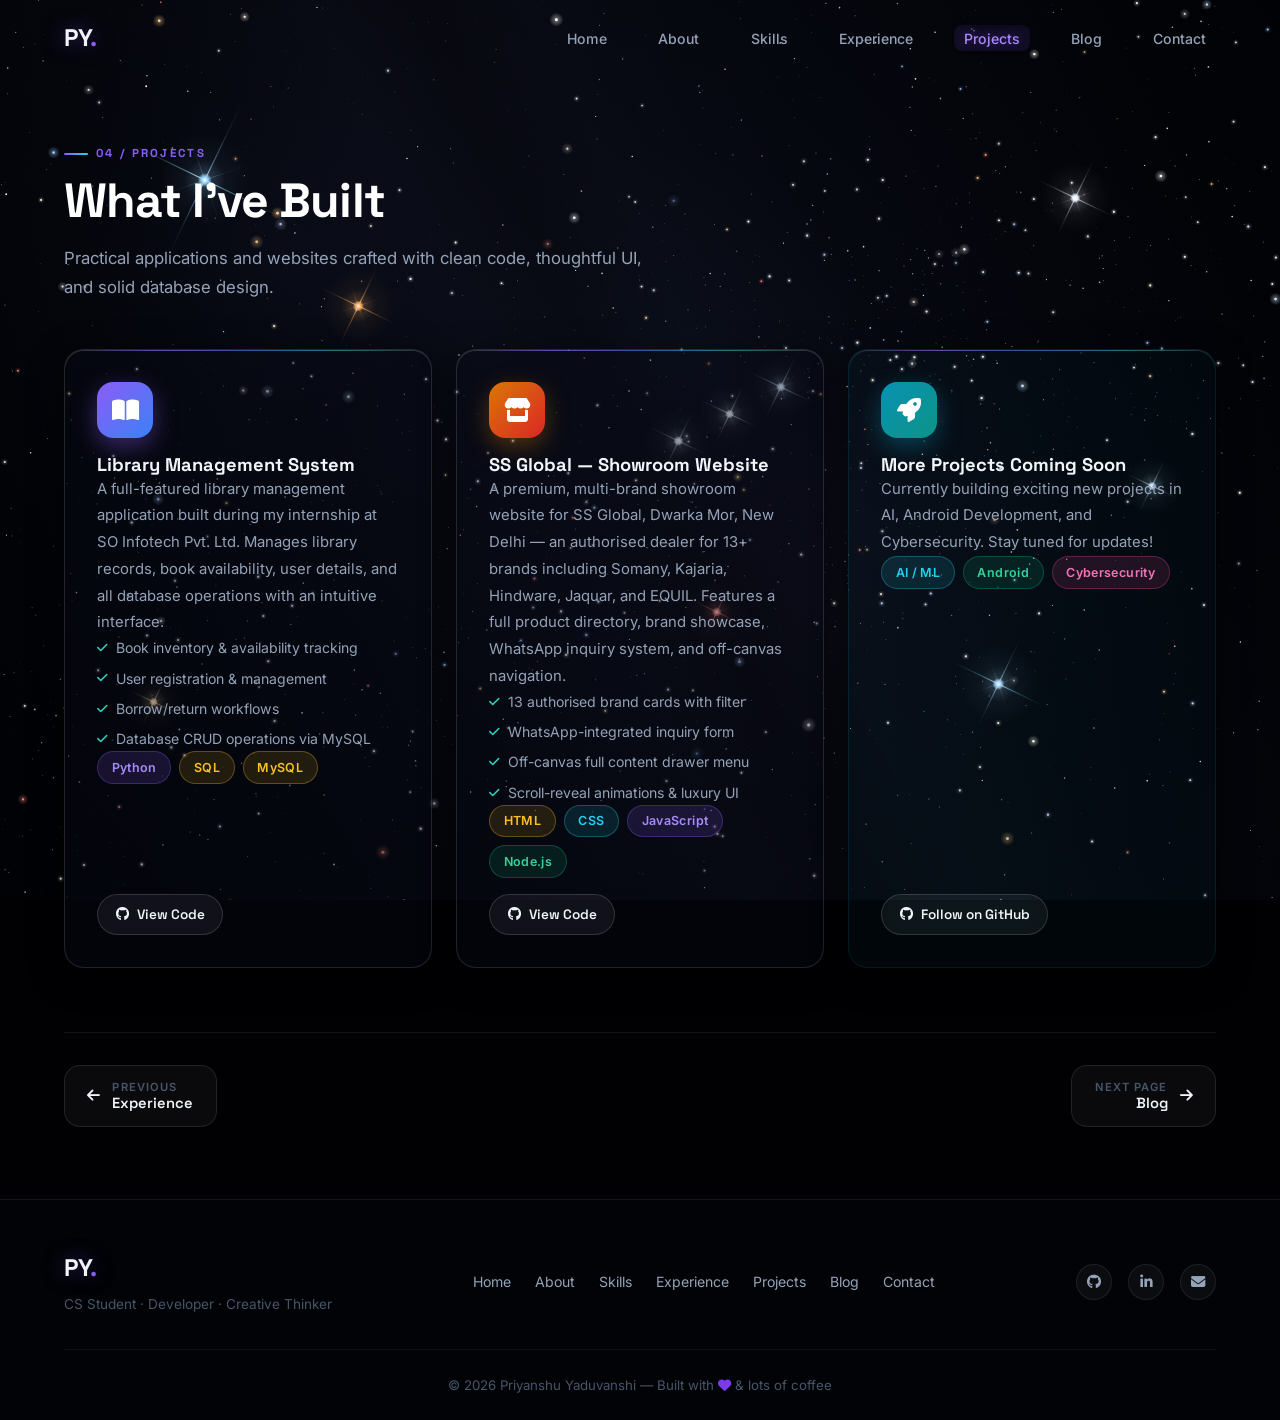
<file: projects.html>
<!DOCTYPE html>
<html lang="en">
<head>
  <meta charset="UTF-8" />
  <meta name="viewport" content="width=device-width, initial-scale=1.0" />
  <title>Projects — Priyanshu Yaduvanshi</title>
  <meta name="description" content="Software and web projects built by Priyanshu Yaduvanshi — Library Management System, SS Global Showroom Website, and upcoming AI & Android builds." />

  <!-- Google Fonts -->
  <link rel="preconnect" href="https://fonts.googleapis.com" />
  <link rel="preconnect" href="https://fonts.gstatic.com" crossorigin />
  <link href="https://fonts.googleapis.com/css2?family=Inter:wght@300;400;500;600;700&family=Space+Grotesk:wght@400;500;600;700;800&display=swap" rel="stylesheet" />

  <!-- Font Awesome -->
  <link rel="stylesheet" href="https://cdnjs.cloudflare.com/ajax/libs/font-awesome/6.5.0/css/all.min.css" />

  <!-- Main CSS -->
  <link rel="stylesheet" href="static/css/style.css" />
</head>
<body>

  <!-- Galaxy Canvas & Cosmic Cursor Aura -->
  <canvas id="galaxy-canvas"></canvas>
  <div id="cursor-aura" aria-hidden="true">
    <span class="star-ray ray-v"></span>
    <span class="star-ray ray-h"></span>
    <span class="star-ray ray-d1"></span>
    <span class="star-ray ray-d2"></span>
  </div>
  <div id="cursor-aura-core" aria-hidden="true"></div>

  <!-- ═══════════════════════════ NAVBAR ═══════════════════════════ -->
  <nav class="navbar" id="navbar">
    <div class="nav-container">
      <a href="index.html" class="nav-logo">PY<span class="accent">.</span></a>
      <ul class="nav-links" id="navLinks">
        <li><a href="index.html" class="nav-link">Home</a></li>
        <li><a href="about.html" class="nav-link">About</a></li>
        <li><a href="skills.html" class="nav-link">Skills</a></li>
        <li><a href="experience.html" class="nav-link">Experience</a></li>
        <li><a href="projects.html" class="nav-link active">Projects</a></li>
        <li><a href="blog.html" class="nav-link">Blog</a></li>
        <li><a href="contact.html" class="nav-link">Contact</a></li>
      </ul>
      <button class="hamburger" id="hamburger" aria-label="Toggle Menu">
        <span></span><span></span><span></span>
      </button>
    </div>
  </nav>

  <main class="page-main">
    <!-- ═══════════════════════════ PROJECTS ═══════════════════════════ -->
    <section class="section page-section" id="projects">
      <div class="container">
        <div class="section-label reveal">04 / PROJECTS</div>
        <h1 class="section-title reveal">What I've Built</h1>
        <p class="section-sub reveal">Practical applications and websites crafted with clean code, thoughtful UI, and solid database design.</p>
        <div class="projects-grid">

          <div class="project-card glass-card reveal">
            <div class="project-icon">
              <i class="fas fa-book-open"></i>
            </div>
            <div class="project-content">
              <h3 class="project-title">Library Management System</h3>
              <p class="project-desc">
                A full-featured library management application built during my internship at SO Infotech Pvt. Ltd. Manages library records, book availability, user details, and all database operations with an intuitive interface.
              </p>
              <ul class="project-features">
                <li><i class="fas fa-check"></i> Book inventory &amp; availability tracking</li>
                <li><i class="fas fa-check"></i> User registration &amp; management</li>
                <li><i class="fas fa-check"></i> Borrow/return workflows</li>
                <li><i class="fas fa-check"></i> Database CRUD operations via MySQL</li>
              </ul>
              <div class="project-tech">
                <span class="badge badge-purple">Python</span>
                <span class="badge badge-orange">SQL</span>
                <span class="badge badge-orange">MySQL</span>
              </div>
            </div>
            <div class="project-links">
              <a href="https://github.com" target="_blank" rel="noopener" class="btn btn-sm btn-outline">
                <i class="fab fa-github"></i> View Code
              </a>
            </div>
          </div>

          <!-- SS Global Project -->
          <div class="project-card glass-card reveal">
            <div class="project-icon" style="background: linear-gradient(135deg, #d97706, #dc2626); box-shadow: 0 8px 24px rgba(217,119,6,0.35);">
              <i class="fas fa-store"></i>
            </div>
            <div class="project-content">
              <h3 class="project-title">SS Global — Showroom Website</h3>
              <p class="project-desc">
                A premium, multi-brand showroom website for SS Global, Dwarka Mor, New Delhi — an authorised dealer for 13+ brands including Somany, Kajaria, Hindware, Jaquar, and EQUIL. Features a full product directory, brand showcase, WhatsApp inquiry system, and off-canvas navigation.
              </p>
              <ul class="project-features">
                <li><i class="fas fa-check"></i> 13 authorised brand cards with filter</li>
                <li><i class="fas fa-check"></i> WhatsApp-integrated inquiry form</li>
                <li><i class="fas fa-check"></i> Off-canvas full content drawer menu</li>
                <li><i class="fas fa-check"></i> Scroll-reveal animations &amp; luxury UI</li>
              </ul>
              <div class="project-tech">
                <span class="badge badge-orange">HTML</span>
                <span class="badge badge-cyan">CSS</span>
                <span class="badge badge-purple">JavaScript</span>
                <span class="badge badge-green">Node.js</span>
              </div>
            </div>
            <div class="project-links">
              <a href="https://github.com" target="_blank" rel="noopener" class="btn btn-sm btn-outline">
                <i class="fab fa-github"></i> View Code
              </a>
            </div>
          </div>

          <!-- Coming Soon Card -->
          <div class="project-card project-card-soon glass-card reveal">
            <div class="project-icon soon-icon">
              <i class="fas fa-rocket"></i>
            </div>
            <div class="project-content">
              <h3 class="project-title">More Projects Coming Soon</h3>
              <p class="project-desc">
                Currently building exciting new projects in AI, Android Development, and Cybersecurity. Stay tuned for updates!
              </p>
              <div class="coming-soon-tags">
                <span class="badge badge-cyan">AI / ML</span>
                <span class="badge badge-green">Android</span>
                <span class="badge badge-pink">Cybersecurity</span>
              </div>
            </div>
            <div class="project-links">
              <a href="https://github.com" target="_blank" rel="noopener" class="btn btn-sm btn-outline">
                <i class="fab fa-github"></i> Follow on GitHub
              </a>
            </div>
          </div>

        </div>

        <nav class="page-nav" aria-label="Page navigation">
          <a href="experience.html" class="page-nav-link prev">
            <i class="fas fa-arrow-left"></i>
            <span><small>Previous</small>Experience</span>
          </a>
          <a href="blog.html" class="page-nav-link next">
            <span><small>Next Page</small>Blog</span>
            <i class="fas fa-arrow-right"></i>
          </a>
        </nav>
      </div>
    </section>
  </main>

  <!-- ═══════════════════════════ FOOTER ═══════════════════════════ -->
  <footer class="footer">
    <div class="container">
      <div class="footer-inner">
        <div class="footer-brand">
          <a href="index.html" class="nav-logo">PY<span class="accent">.</span></a>
          <p>CS Student · Developer · Creative Thinker</p>
        </div>
        <div class="footer-links">
          <a href="index.html">Home</a>
          <a href="about.html">About</a>
          <a href="skills.html">Skills</a>
          <a href="experience.html">Experience</a>
          <a href="projects.html">Projects</a>
          <a href="blog.html">Blog</a>
          <a href="contact.html">Contact</a>
        </div>
        <div class="footer-socials">
          <a href="https://github.com" target="_blank" rel="noopener" aria-label="GitHub"><i class="fab fa-github"></i></a>
          <a href="https://linkedin.com" target="_blank" rel="noopener" aria-label="LinkedIn"><i class="fab fa-linkedin-in"></i></a>
          <a href="mailto:priyanshuyaduvanshi0017@gmail.com" aria-label="Email"><i class="fas fa-envelope"></i></a>
        </div>
      </div>
      <div class="footer-bottom">
        <p>© 2026 Priyanshu Yaduvanshi — Built with <i class="fas fa-heart" style="color:#7c3aed;"></i> &amp; lots of coffee</p>
      </div>
    </div>
  </footer>

  <!-- Main JS -->
  <script src="static/js/main.js"></script>
</body>
</html>
</file>
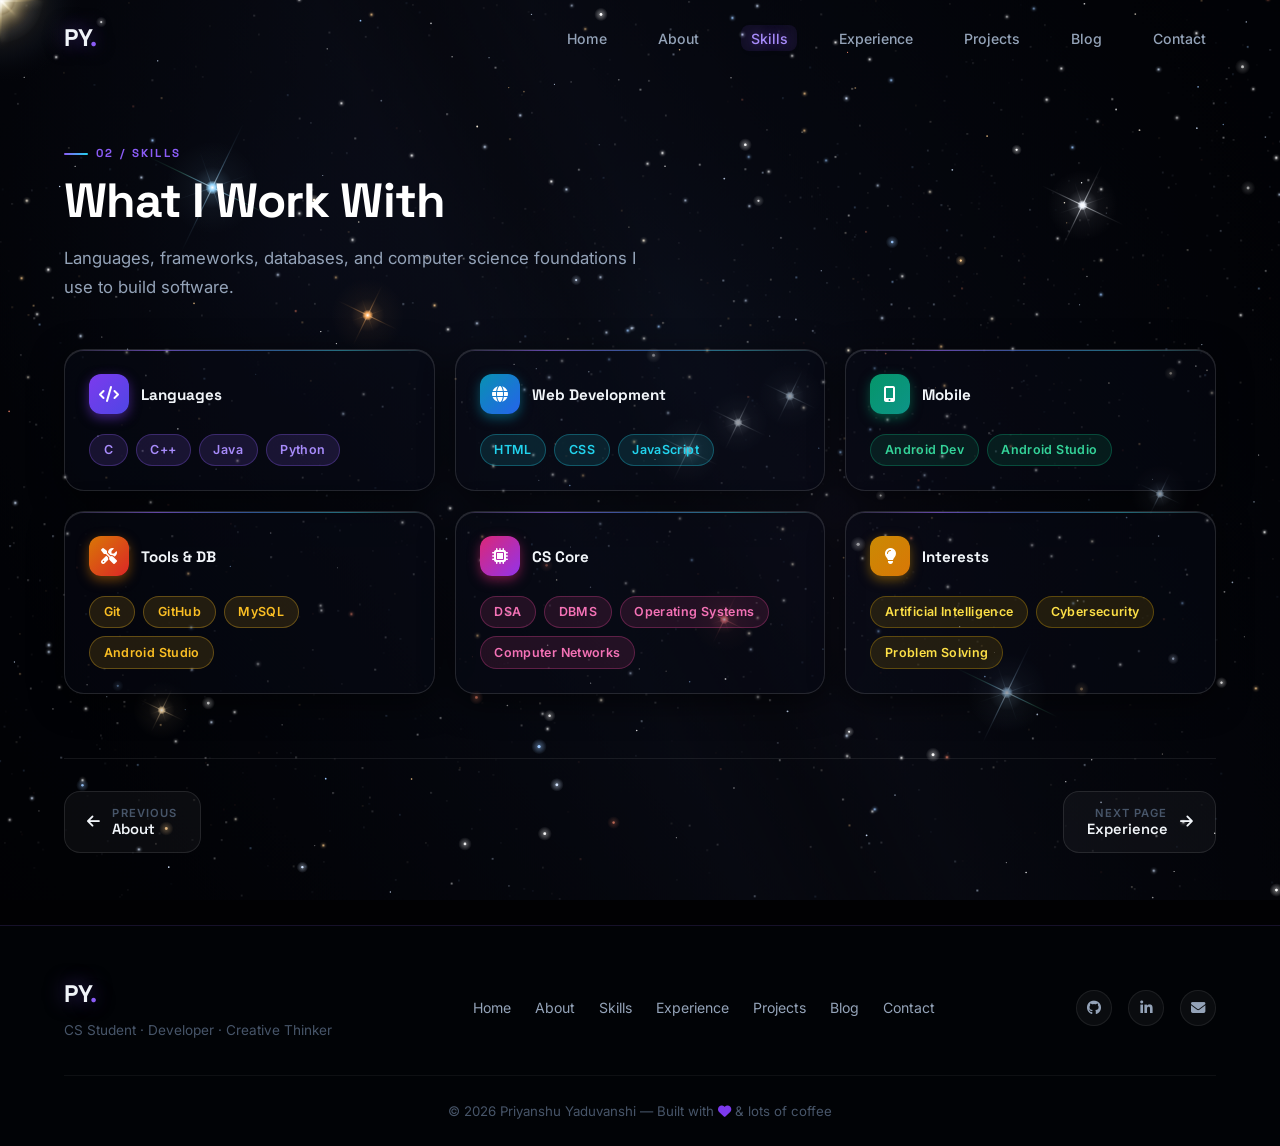
<file: skills.html>
<!DOCTYPE html>
<html lang="en">
<head>
  <meta charset="UTF-8" />
  <meta name="viewport" content="width=device-width, initial-scale=1.0" />
  <title>Skills — Priyanshu Yaduvanshi</title>
  <meta name="description" content="Technical skills and core CS areas of Priyanshu Yaduvanshi — C, C++, Java, Python, Web Development, Android, MySQL, AI, and Cybersecurity." />

  <!-- Google Fonts -->
  <link rel="preconnect" href="https://fonts.googleapis.com" />
  <link rel="preconnect" href="https://fonts.gstatic.com" crossorigin />
  <link href="https://fonts.googleapis.com/css2?family=Inter:wght@300;400;500;600;700&family=Space+Grotesk:wght@400;500;600;700;800&display=swap" rel="stylesheet" />

  <!-- Font Awesome -->
  <link rel="stylesheet" href="https://cdnjs.cloudflare.com/ajax/libs/font-awesome/6.5.0/css/all.min.css" />

  <!-- Main CSS -->
  <link rel="stylesheet" href="static/css/style.css" />
</head>
<body>

  <!-- Galaxy Canvas & Cosmic Cursor Aura -->
  <canvas id="galaxy-canvas"></canvas>
  <div id="cursor-aura" aria-hidden="true">
    <span class="star-ray ray-v"></span>
    <span class="star-ray ray-h"></span>
    <span class="star-ray ray-d1"></span>
    <span class="star-ray ray-d2"></span>
  </div>
  <div id="cursor-aura-core" aria-hidden="true"></div>

  <!-- ═══════════════════════════ NAVBAR ═══════════════════════════ -->
  <nav class="navbar" id="navbar">
    <div class="nav-container">
      <a href="index.html" class="nav-logo">PY<span class="accent">.</span></a>
      <ul class="nav-links" id="navLinks">
        <li><a href="index.html" class="nav-link">Home</a></li>
        <li><a href="about.html" class="nav-link">About</a></li>
        <li><a href="skills.html" class="nav-link active">Skills</a></li>
        <li><a href="experience.html" class="nav-link">Experience</a></li>
        <li><a href="projects.html" class="nav-link">Projects</a></li>
        <li><a href="blog.html" class="nav-link">Blog</a></li>
        <li><a href="contact.html" class="nav-link">Contact</a></li>
      </ul>
      <button class="hamburger" id="hamburger" aria-label="Toggle Menu">
        <span></span><span></span><span></span>
      </button>
    </div>
  </nav>

  <main class="page-main">
    <!-- ═══════════════════════════ SKILLS ═══════════════════════════ -->
    <section class="section page-section" id="skills">
      <div class="container">
        <div class="section-label reveal">02 / SKILLS</div>
        <h1 class="section-title reveal">What I Work With</h1>
        <p class="section-sub reveal">Languages, frameworks, databases, and computer science foundations I use to build software.</p>
        <div class="skills-grid">

          <div class="skill-group glass-card reveal">
            <div class="skill-group-header">
              <span class="skill-icon"><i class="fas fa-code"></i></span>
              <h3>Languages</h3>
            </div>
            <div class="skill-badges">
              <span class="badge badge-purple">C</span>
              <span class="badge badge-purple">C++</span>
              <span class="badge badge-purple">Java</span>
              <span class="badge badge-purple">Python</span>
            </div>
          </div>

          <div class="skill-group glass-card reveal">
            <div class="skill-group-header">
              <span class="skill-icon"><i class="fas fa-globe"></i></span>
              <h3>Web Development</h3>
            </div>
            <div class="skill-badges">
              <span class="badge badge-cyan">HTML</span>
              <span class="badge badge-cyan">CSS</span>
              <span class="badge badge-cyan">JavaScript</span>
            </div>
          </div>

          <div class="skill-group glass-card reveal">
            <div class="skill-group-header">
              <span class="skill-icon"><i class="fas fa-mobile-alt"></i></span>
              <h3>Mobile</h3>
            </div>
            <div class="skill-badges">
              <span class="badge badge-green">Android Dev</span>
              <span class="badge badge-green">Android Studio</span>
            </div>
          </div>

          <div class="skill-group glass-card reveal">
            <div class="skill-group-header">
              <span class="skill-icon"><i class="fas fa-tools"></i></span>
              <h3>Tools &amp; DB</h3>
            </div>
            <div class="skill-badges">
              <span class="badge badge-orange">Git</span>
              <span class="badge badge-orange">GitHub</span>
              <span class="badge badge-orange">MySQL</span>
              <span class="badge badge-orange">Android Studio</span>
            </div>
          </div>

          <div class="skill-group glass-card reveal">
            <div class="skill-group-header">
              <span class="skill-icon"><i class="fas fa-microchip"></i></span>
              <h3>CS Core</h3>
            </div>
            <div class="skill-badges">
              <span class="badge badge-pink">DSA</span>
              <span class="badge badge-pink">DBMS</span>
              <span class="badge badge-pink">Operating Systems</span>
              <span class="badge badge-pink">Computer Networks</span>
            </div>
          </div>

          <div class="skill-group glass-card reveal">
            <div class="skill-group-header">
              <span class="skill-icon"><i class="fas fa-lightbulb"></i></span>
              <h3>Interests</h3>
            </div>
            <div class="skill-badges">
              <span class="badge badge-yellow">Artificial Intelligence</span>
              <span class="badge badge-yellow">Cybersecurity</span>
              <span class="badge badge-yellow">Problem Solving</span>
            </div>
          </div>

        </div>

        <nav class="page-nav" aria-label="Page navigation">
          <a href="about.html" class="page-nav-link prev">
            <i class="fas fa-arrow-left"></i>
            <span><small>Previous</small>About</span>
          </a>
          <a href="experience.html" class="page-nav-link next">
            <span><small>Next Page</small>Experience</span>
            <i class="fas fa-arrow-right"></i>
          </a>
        </nav>
      </div>
    </section>
  </main>

  <!-- ═══════════════════════════ FOOTER ═══════════════════════════ -->
  <footer class="footer">
    <div class="container">
      <div class="footer-inner">
        <div class="footer-brand">
          <a href="index.html" class="nav-logo">PY<span class="accent">.</span></a>
          <p>CS Student · Developer · Creative Thinker</p>
        </div>
        <div class="footer-links">
          <a href="index.html">Home</a>
          <a href="about.html">About</a>
          <a href="skills.html">Skills</a>
          <a href="experience.html">Experience</a>
          <a href="projects.html">Projects</a>
          <a href="blog.html">Blog</a>
          <a href="contact.html">Contact</a>
        </div>
        <div class="footer-socials">
          <a href="https://github.com" target="_blank" rel="noopener" aria-label="GitHub"><i class="fab fa-github"></i></a>
          <a href="https://linkedin.com" target="_blank" rel="noopener" aria-label="LinkedIn"><i class="fab fa-linkedin-in"></i></a>
          <a href="mailto:priyanshuyaduvanshi0017@gmail.com" aria-label="Email"><i class="fas fa-envelope"></i></a>
        </div>
      </div>
      <div class="footer-bottom">
        <p>© 2026 Priyanshu Yaduvanshi — Built with <i class="fas fa-heart" style="color:#7c3aed;"></i> &amp; lots of coffee</p>
      </div>
    </div>
  </footer>

  <!-- Main JS -->
  <script src="static/js/main.js"></script>
</body>
</html>
</file>
<file: static/css/style.css>
/* ═══════════════════════════════════════════════════════
   PRIYANSHU YADUVANSHI — GALAXY PORTFOLIO STYLESHEET
   Deep Space · Stars · Nebula · Dark Glass
   ═══════════════════════════════════════════════════════ */

/* ── 0. CUSTOM PROPERTIES ──────────────────────────── */
:root {
  /* Space palette */
  --bg:            #020408;
  --bg-alt:        #060a12;
  --space-deep:    #03060f;

  /* Nebula accent colors */
  --violet:        #8b5cf6;
  --violet-light:  #a78bfa;
  --violet-glow:   rgba(139,92,246,0.35);
  --blue:          #3b82f6;
  --blue-light:    #60a5fa;
  --blue-glow:     rgba(59,130,246,0.3);
  --cyan:          #22d3ee;
  --cyan-glow:     rgba(34,211,238,0.25);
  --pink:          #ec4899;
  --pink-glow:     rgba(236,72,153,0.25);
  --teal:          #2dd4bf;
  --gold:          #fbbf24;

  /* Glass (dark cosmic liquid glass) */
  --glass-bg:      rgba(8, 12, 24, 0.40);
  --glass-bg-hover:rgba(14, 20, 38, 0.56);
  --glass-blur:    blur(16px) saturate(170%);
  --glass-border:  1px solid rgba(255,255,255,0.12);
  --glass-radius:  20px;
  --glass-shadow:  0 8px 32px rgba(0,0,0,0.6),
                   inset 0 1px 0 rgba(255,255,255,0.12);
  --glass-shadow-hover: 0 20px 60px rgba(139,92,246,0.22),
                        inset 0 1px 0 rgba(255,255,255,0.2);

  /* Text */
  --text-primary:   #f1f5f9;
  --text-secondary: #94a3b8;
  --text-muted:     #475569;

  /* Typography */
  --font-body:    'Inter', system-ui, sans-serif;
  --font-heading: 'Space Grotesk', system-ui, sans-serif;

  /* Spacing */
  --section-py:   7rem;
  --container-px: 1.5rem;
  --max-w:        1200px;

  /* Motion */
  --ease:   cubic-bezier(0.4, 0, 0.2, 1);
  --spring: cubic-bezier(0.34, 1.56, 0.64, 1);
  --dur:    0.3s;
}

/* ── 1. RESET & BASE ───────────────────────────────── */
*, *::before, *::after { box-sizing: border-box; margin: 0; padding: 0; }

html { scroll-behavior: smooth; font-size: 16px; background: #010103; }

body {
  font-family: var(--font-body);
  background: transparent;
  color: var(--text-primary);
  line-height: 1.7;
  overflow-x: hidden;
  -webkit-font-smoothing: antialiased;
  min-height: 100vh;
  display: flex;
  flex-direction: column;
}

.page-main {
  flex: 1;
  position: relative;
  z-index: 1;
  animation: pageFadeIn 0.45s var(--ease) both;
}

@keyframes pageFadeIn {
  from { opacity: 0; transform: translateY(10px); }
  to   { opacity: 1; transform: translateY(0); }
}

a { color: inherit; text-decoration: none; }
ul, ol { list-style: none; }
img, svg { display: block; max-width: 100%; }
button { border: none; background: none; cursor: pointer; font-family: inherit; }

/* ── GALAXY CANVAS & COSMIC CURSOR AURA ─────────────── */
#galaxy-canvas {
  position: fixed;
  top: 0; left: 0;
  width: 100%; height: 100%;
  z-index: 0;
  pointer-events: none;
}

#cursor-aura {
  position: fixed;
  top: 0; left: 0;
  width: 84px; height: 84px;
  border-radius: 50%;
  pointer-events: none;
  z-index: 9998;
  mix-blend-mode: screen;
  background: radial-gradient(
    circle,
    rgba(255, 245, 210, 0.42) 0%,
    rgba(255, 215, 130, 0.22) 28%,
    rgba(190, 220, 255, 0.08) 55%,
    transparent 75%
  );
  transform: translate3d(-50%, -50%, 0);
  opacity: 0;
  transition: opacity 0.25s var(--ease);
  will-change: transform, opacity;
}

.star-ray {
  position: absolute;
  top: 50%; left: 50%;
  transform: translate(-50%, -50%);
  border-radius: 50%;
  pointer-events: none;
  filter: blur(0.4px);
}

.star-ray.ray-v {
  width: 3px;
  height: 84px;
  background: linear-gradient(
    to bottom,
    transparent 0%,
    rgba(255, 225, 150, 0.55) 28%,
    rgba(255, 255, 255, 0.98) 50%,
    rgba(255, 225, 150, 0.55) 72%,
    transparent 100%
  );
  box-shadow: 0 0 8px rgba(255, 230, 165, 0.7);
}

.star-ray.ray-h {
  width: 84px;
  height: 3px;
  background: linear-gradient(
    to right,
    transparent 0%,
    rgba(255, 225, 150, 0.55) 28%,
    rgba(255, 255, 255, 0.98) 50%,
    rgba(255, 225, 150, 0.55) 72%,
    transparent 100%
  );
  box-shadow: 0 0 8px rgba(255, 230, 165, 0.7);
}

.star-ray.ray-d1,
.star-ray.ray-d2 {
  width: 48px;
  height: 2.2px;
  background: linear-gradient(
    to right,
    transparent 0%,
    rgba(255, 225, 155, 0.5) 28%,
    rgba(255, 255, 255, 0.92) 50%,
    rgba(255, 225, 155, 0.5) 72%,
    transparent 100%
  );
  box-shadow: 0 0 6px rgba(255, 225, 160, 0.55);
}

.star-ray.ray-d1 { transform: translate(-50%, -50%) rotate(45deg); }
.star-ray.ray-d2 { transform: translate(-50%, -50%) rotate(-45deg); }

#cursor-aura-core {
  position: fixed;
  top: 0; left: 0;
  width: 28px; height: 28px;
  border-radius: 50%;
  pointer-events: none;
  z-index: 9999;
  mix-blend-mode: screen;
  background: radial-gradient(
    circle,
    rgba(255, 255, 255, 0.95) 0%,
    rgba(255, 235, 175, 0.65) 35%,
    rgba(255, 200, 110, 0.22) 68%,
    transparent 100%
  );
  box-shadow: 0 0 14px 3px rgba(255, 230, 160, 0.55);
  transform: translate3d(-50%, -50%, 0);
  opacity: 0;
  transition: opacity 0.2s var(--ease);
  will-change: transform, opacity;
}

@media (hover: none), (pointer: coarse) {
  #cursor-aura,
  #cursor-aura-core {
    display: none;
  }
}

/* Everything sits above the canvas */
.navbar, .hero, .section, footer {
  position: relative;
  z-index: 1;
}

/* ── 2. TYPOGRAPHY ───────────────────────────────────── */
h1, h2, h3, h4, h5 {
  font-family: var(--font-heading);
  line-height: 1.15;
  color: var(--text-primary);
}

/* ── 3. UTILITY ─────────────────────────────────────── */
.container {
  max-width: var(--max-w);
  margin: 0 auto;
  padding: 0 var(--container-px);
}

.accent { color: var(--violet); }

/* ── DARK GLASS CARD ───────────────────────────────── */
.glass-card {
  background: var(--glass-bg);
  backdrop-filter: var(--glass-blur);
  -webkit-backdrop-filter: var(--glass-blur);
  border: var(--glass-border);
  border-radius: var(--glass-radius);
  box-shadow: var(--glass-shadow);
  transition: transform var(--dur) var(--spring),
              box-shadow var(--dur) var(--ease),
              background var(--dur) var(--ease),
              border-color var(--dur) var(--ease);
  position: relative;
  overflow: hidden;
}

/* Nebula shimmer on top edge */
.glass-card::before {
  content: '';
  position: absolute;
  top: 0; left: 0; right: 0;
  height: 1px;
  background: linear-gradient(90deg,
    transparent,
    rgba(139,92,246,0.6),
    rgba(59,130,246,0.5),
    rgba(34,211,238,0.4),
    transparent
  );
  pointer-events: none;
  z-index: 2;
}

.glass-card::after {
  content: '';
  position: absolute;
  inset: 0;
  border-radius: inherit;
  background: radial-gradient(
    180px circle at var(--mouse-x, -600px) var(--mouse-y, -600px),
    rgba(255, 240, 195, 0.18),
    rgba(180, 215, 255, 0.08) 42%,
    transparent 72%
  );
  pointer-events: none;
  z-index: 1;
  opacity: 0;
  transition: opacity 0.3s var(--ease);
}

.glass-card.aura-active::after {
  opacity: 1;
}

.glass-card:hover {
  background: var(--glass-bg-hover);
  border-color: rgba(165, 195, 255, 0.45);
  transform: translateY(-5px);
  box-shadow: var(--glass-shadow-hover);
}

/* ── 4. SCROLL REVEAL ───────────────────────────────── */
.reveal {
  opacity: 0;
  transform: translateY(28px);
  transition: opacity 0.65s var(--ease), transform 0.65s var(--ease);
}
.reveal.visible { opacity: 1; transform: none; }

/* ── 5. BUTTONS ─────────────────────────────────────── */
.btn {
  display: inline-flex;
  align-items: center;
  gap: 0.5rem;
  padding: 0.75rem 1.75rem;
  border-radius: 50px;
  font-family: var(--font-heading);
  font-weight: 600;
  font-size: 0.95rem;
  transition: all var(--dur) var(--spring);
  cursor: pointer;
  white-space: nowrap;
}

.btn-primary {
  background: linear-gradient(135deg, var(--violet), var(--blue));
  color: #fff;
  box-shadow: 0 4px 24px rgba(139,92,246,0.5),
              0 0 0 1px rgba(255,255,255,0.1) inset;
}
.btn-primary:hover {
  transform: translateY(-2px) scale(1.03);
  box-shadow: 0 8px 36px rgba(139,92,246,0.7),
              0 0 20px rgba(139,92,246,0.3);
}

.btn-outline {
  background: rgba(255,255,255,0.05);
  backdrop-filter: blur(12px);
  -webkit-backdrop-filter: blur(12px);
  color: var(--text-primary);
  border: 1.5px solid rgba(255,255,255,0.15);
}
.btn-outline:hover {
  border-color: var(--violet);
  color: var(--violet-light);
  transform: translateY(-2px);
  box-shadow: 0 4px 20px rgba(139,92,246,0.25);
}

.btn-sm { padding: 0.5rem 1.1rem; font-size: 0.85rem; }
.btn-full { width: 100%; justify-content: center; }

/* ── 6. BADGES / PILLS ──────────────────────────────── */
.badge {
  display: inline-block;
  padding: 0.3rem 0.85rem;
  border-radius: 50px;
  font-size: 0.78rem;
  font-weight: 600;
  letter-spacing: 0.03em;
}
.badge-purple { background: rgba(139,92,246,0.15); color: var(--violet-light); border: 1px solid rgba(139,92,246,0.3); }
.badge-cyan   { background: rgba(34,211,238,0.12);  color: var(--cyan);         border: 1px solid rgba(34,211,238,0.3); }
.badge-green  { background: rgba(16,185,129,0.12);  color: #34d399;             border: 1px solid rgba(16,185,129,0.3); }
.badge-orange { background: rgba(251,191,36,0.12);  color: var(--gold);         border: 1px solid rgba(251,191,36,0.3); }
.badge-pink   { background: rgba(236,72,153,0.12);  color: #f472b6;             border: 1px solid rgba(236,72,153,0.3); }
.badge-yellow { background: rgba(234,179,8,0.12);   color: #fde047;             border: 1px solid rgba(234,179,8,0.3); }
.badge-blue   { background: rgba(59,130,246,0.12);  color: var(--blue-light);   border: 1px solid rgba(59,130,246,0.3); }

/* ── 7. SECTION CHROME ──────────────────────────────── */
.section {
  padding: var(--section-py) 0;
  position: relative;
  z-index: 1;
  background: transparent;
}

.section-alt {
  background: rgba(2, 4, 10, 0.25);
}

.section-label {
  font-family: var(--font-heading);
  font-size: 0.72rem;
  font-weight: 700;
  letter-spacing: 0.2em;
  text-transform: uppercase;
  color: var(--violet);
  margin-bottom: 0.6rem;
  display: flex;
  align-items: center;
  gap: 0.5rem;
}
.section-label::before {
  content: '';
  display: inline-block;
  width: 24px; height: 2px;
  background: linear-gradient(90deg, var(--violet), var(--cyan));
  border-radius: 2px;
}

.section-title {
  font-size: clamp(2rem, 4vw, 3rem);
  font-weight: 800;
  margin-bottom: 3rem;
  letter-spacing: -0.02em;
  background: linear-gradient(135deg, #fff 40%, var(--violet-light) 100%);
  -webkit-background-clip: text;
  -webkit-text-fill-color: transparent;
  background-clip: text;
}

.section-sub {
  font-size: 1.05rem;
  color: var(--text-secondary);
  margin-top: -2rem;
  margin-bottom: 3rem;
  max-width: 600px;
}

/* ════════════════════════════════════════
   8. NAVBAR — Space Glass
════════════════════════════════════════ */
.navbar {
  position: fixed;
  top: 0; left: 0; right: 0;
  z-index: 1000;
  padding: 1.1rem 0;
  transition: all var(--dur) var(--ease);
}

.navbar.scrolled {
  background: rgba(2,4,8,0.8);
  backdrop-filter: blur(24px) saturate(180%);
  -webkit-backdrop-filter: blur(24px) saturate(180%);
  box-shadow: 0 1px 0 rgba(139,92,246,0.2),
              0 4px 24px rgba(0,0,0,0.4);
  border-bottom: 1px solid rgba(139,92,246,0.15);
  padding: 0.75rem 0;
}

.nav-container {
  max-width: var(--max-w);
  margin: 0 auto;
  padding: 0 var(--container-px);
  display: flex;
  align-items: center;
  justify-content: space-between;
}

.nav-logo {
  font-family: var(--font-heading);
  font-size: 1.5rem;
  font-weight: 800;
  color: var(--text-primary);
  letter-spacing: -0.03em;
  text-shadow: 0 0 20px rgba(139,92,246,0.5);
}
.nav-logo .accent { color: var(--violet); }

.nav-links {
  display: flex;
  gap: 2rem;
  align-items: center;
}

.nav-link {
  font-size: 0.88rem;
  font-weight: 500;
  color: var(--text-secondary);
  position: relative;
  padding: 0.3rem 0.6rem;
  border-radius: 8px;
  transition: all var(--dur) var(--ease);
}
.nav-link:hover, .nav-link.active {
  color: var(--violet-light);
  background: rgba(139,92,246,0.1);
  text-shadow: 0 0 12px rgba(139,92,246,0.5);
}

/* Hamburger */
.hamburger {
  display: none;
  flex-direction: column;
  gap: 5px;
  padding: 6px;
  border-radius: 10px;
}
.hamburger span {
  display: block;
  width: 24px; height: 2px;
  background: var(--text-primary);
  border-radius: 2px;
  transition: all var(--dur) var(--ease);
}
.hamburger.open span:nth-child(1) { transform: translateY(7px) rotate(45deg); }
.hamburger.open span:nth-child(2) { opacity: 0; transform: scaleX(0); }
.hamburger.open span:nth-child(3) { transform: translateY(-7px) rotate(-45deg); }

@media (max-width: 768px) {
  .hamburger { display: flex; }
  .nav-links {
    position: fixed;
    top: 0; right: -100%;
    height: 100vh;
    width: min(300px, 80vw);
    flex-direction: column;
    justify-content: center;
    gap: 1.5rem;
    background: rgba(3,6,15,0.95);
    backdrop-filter: blur(24px);
    -webkit-backdrop-filter: blur(24px);
    box-shadow: -4px 0 40px rgba(139,92,246,0.2);
    border-left: 1px solid rgba(139,92,246,0.2);
    transition: right 0.35s var(--ease);
    padding: 2rem;
  }
  .nav-links.open { right: 0; }
  .nav-link { font-size: 1.1rem; padding: 0.5rem 1rem; }
}

/* ════════════════════════════════════════
   9. HERO — Space
════════════════════════════════════════ */
.hero {
  min-height: 100vh;
  display: flex;
  flex-direction: column;
  justify-content: center;
  position: relative;
  overflow: hidden;
  padding: 7rem var(--container-px) 4rem;
  background: transparent;
}

/* Nebula blobs behind glass */
.hero-bg {
  position: absolute;
  inset: 0;
  z-index: 0;
  overflow: hidden;
  pointer-events: none;
}

.mesh-blob {
  position: absolute;
  border-radius: 50%;
  filter: blur(100px);
  opacity: 0.18;
  animation: blobFloat 16s ease-in-out infinite alternate;
}

.blob-1 {
  width: 700px; height: 700px;
  background: radial-gradient(circle, #7c3aed 0%, #4f46e5 50%, transparent 70%);
  top: -200px; left: -150px;
  animation-duration: 18s;
}
.blob-2 {
  width: 500px; height: 500px;
  background: radial-gradient(circle, #0891b2 0%, #2563eb 50%, transparent 70%);
  bottom: -100px; right: -80px;
  animation-duration: 14s;
  animation-delay: -6s;
}
.blob-3 {
  width: 400px; height: 400px;
  background: radial-gradient(circle, #db2777 0%, #9333ea 60%, transparent 70%);
  top: 50%; left: 45%;
  animation-duration: 22s;
  animation-delay: -10s;
  opacity: 0.12;
}
.blob-4 {
  width: 350px; height: 350px;
  background: radial-gradient(circle, #0d9488 0%, #22d3ee 60%, transparent 70%);
  bottom: 25%; left: 8%;
  animation-duration: 20s;
  animation-delay: -4s;
  opacity: 0.12;
}

@keyframes blobFloat {
  0%   { transform: translate(0, 0) scale(1); }
  33%  { transform: translate(30px, -40px) scale(1.05); }
  66%  { transform: translate(-20px, 20px) scale(0.97); }
  100% { transform: translate(40px, 10px) scale(1.03); }
}

.grid-overlay { display: none; }

.hero-content {
  position: relative;
  z-index: 1;
  max-width: var(--max-w);
  margin: 0 auto;
  width: 100%;
  display: flex;
  align-items: center;
  justify-content: space-between;
  gap: 4rem;
}

.hero-left { flex: 1; max-width: 620px; }
.hero-right { flex-shrink: 0; }

/* Status pill */
.hero-eyebrow {
  display: inline-flex;
  align-items: center;
  gap: 0.6rem;
  background: rgba(16,185,129,0.1);
  border: 1px solid rgba(16,185,129,0.3);
  color: #34d399;
  font-size: 0.8rem;
  font-weight: 600;
  letter-spacing: 0.04em;
  padding: 0.4rem 1rem;
  border-radius: 50px;
  margin-bottom: 1.5rem;
  box-shadow: 0 0 20px rgba(16,185,129,0.1);
}

.eyebrow-dot {
  width: 7px; height: 7px;
  background: #34d399;
  border-radius: 50%;
  animation: pulse 2s ease-in-out infinite;
  box-shadow: 0 0 8px #34d399;
}
@keyframes pulse {
  0%, 100% { transform: scale(1); opacity: 1; }
  50%       { transform: scale(1.4); opacity: 0.6; }
}

.hero-name {
  font-size: clamp(2.8rem, 7vw, 5.5rem);
  font-weight: 800;
  line-height: 1.0;
  margin-bottom: 1.2rem;
  letter-spacing: -0.03em;
  color: #fff;
  text-shadow: 0 0 40px rgba(139,92,246,0.3);
}

.name-accent {
  background: linear-gradient(135deg, #a78bfa 0%, #60a5fa 50%, #22d3ee 100%);
  -webkit-background-clip: text;
  -webkit-text-fill-color: transparent;
  background-clip: text;
  filter: drop-shadow(0 0 20px rgba(139,92,246,0.4));
}

.hero-role {
  font-family: var(--font-heading);
  font-size: 1.2rem;
  font-weight: 600;
  color: var(--text-secondary);
  margin-bottom: 1.2rem;
  min-height: 2rem;
  display: flex;
  align-items: center;
  flex-wrap: wrap;
  gap: 0.4rem;
}

.typewriter { color: var(--cyan); text-shadow: 0 0 12px rgba(34,211,238,0.5); }

.cursor {
  color: var(--violet-light);
  animation: blink 0.9s step-end infinite;
}
@keyframes blink { 0%, 100% { opacity: 1; } 50% { opacity: 0; } }

.hero-sub {
  font-size: 1.1rem;
  color: var(--text-secondary);
  margin-bottom: 2.5rem;
  line-height: 1.8;
  max-width: 520px;
}

.hero-ctas {
  display: flex;
  gap: 1rem;
  flex-wrap: wrap;
  margin-bottom: 2.5rem;
}

.hero-socials { display: flex; gap: 0.75rem; }

.social-pill {
  width: 44px; height: 44px;
  display: flex;
  align-items: center;
  justify-content: center;
  border-radius: 50%;
  background: rgba(255,255,255,0.05);
  border: 1px solid rgba(255,255,255,0.1);
  color: var(--text-secondary);
  font-size: 1rem;
  transition: all var(--dur) var(--spring);
}
.social-pill:hover {
  background: var(--violet);
  color: #fff;
  border-color: var(--violet);
  transform: translateY(-3px) scale(1.1);
  box-shadow: 0 8px 24px rgba(139,92,246,0.5),
              0 0 20px rgba(139,92,246,0.3);
}

/* Avatar */
.avatar-wrapper {
  position: relative;
  width: 300px; height: 300px;
  display: flex;
  align-items: center;
  justify-content: center;
}

.avatar-ring {
  position: absolute;
  border-radius: 50%;
  animation: ringRotate 20s linear infinite;
}

.ring-1 {
  width: 290px; height: 290px;
  border: 1px solid rgba(139,92,246,0.3);
  animation-duration: 25s;
  box-shadow: 0 0 30px rgba(139,92,246,0.1),
              inset 0 0 30px rgba(139,92,246,0.05);
}
.ring-2 {
  width: 240px; height: 240px;
  border: 1px dashed rgba(34,211,238,0.2);
  animation-direction: reverse;
  animation-duration: 18s;
}
@keyframes ringRotate { from { transform: rotate(0deg); } to { transform: rotate(360deg); } }

.avatar-circle {
  width: 190px; height: 190px;
  border-radius: 50%;
  background: linear-gradient(135deg, #4c1d95, #1e3a8a, #0e7490);
  display: flex;
  align-items: center;
  justify-content: center;
  position: relative;
  box-shadow: 0 0 60px rgba(139,92,246,0.5),
              0 0 100px rgba(59,130,246,0.2),
              0 0 150px rgba(139,92,246,0.1),
              inset 0 1px 0 rgba(255,255,255,0.1);
  z-index: 1;
}

.avatar-initials {
  font-family: var(--font-heading);
  font-size: 3.5rem;
  font-weight: 800;
  color: #fff;
  letter-spacing: -0.04em;
  text-shadow: 0 0 20px rgba(255,255,255,0.4);
}

.avatar-glow {
  position: absolute;
  inset: -15px;
  border-radius: 50%;
  background: radial-gradient(circle, rgba(139,92,246,0.2) 0%, transparent 70%);
  animation: glowPulse 3s ease-in-out infinite;
}
@keyframes glowPulse {
  0%, 100% { opacity: 0.5; transform: scale(1); }
  50%       { opacity: 1; transform: scale(1.1); }
}

.avatar-badge {
  position: absolute;
  width: 48px; height: 48px;
  border-radius: 50%;
  display: flex;
  align-items: center;
  justify-content: center;
  font-size: 1.1rem;
  color: #fff;
  backdrop-filter: blur(12px);
  -webkit-backdrop-filter: blur(12px);
  animation: badgeBounce 3s ease-in-out infinite;
  z-index: 2;
  border: 1px solid rgba(255,255,255,0.15);
}

.badge-code { background: linear-gradient(135deg,#7c3aed,#4f46e5); box-shadow: 0 4px 20px rgba(124,58,237,0.6); top: 18px; right: 8px; animation-delay:0s; }
.badge-ai   { background: linear-gradient(135deg,#0891b2,#2563eb); box-shadow: 0 4px 20px rgba(8,145,178,0.6); bottom: 28px; left: 8px; animation-delay:1s; }
.badge-cam  { background: linear-gradient(135deg,#db2777,#9333ea); box-shadow: 0 4px 20px rgba(219,39,119,0.6); bottom: 18px; right: 18px; animation-delay:2s; }

@keyframes badgeBounce {
  0%, 100% { transform: translateY(0); }
  50%       { transform: translateY(-9px); }
}

.scroll-hint {
  position: absolute;
  bottom: 2rem; left: 50%;
  transform: translateX(-50%);
  color: var(--violet-light);
  font-size: 1rem;
  animation: scrollBounce 2s ease-in-out infinite;
  z-index: 1;
  opacity: 0.6;
  text-shadow: 0 0 10px rgba(139,92,246,0.5);
}
@keyframes scrollBounce {
  0%, 100% { transform: translateX(-50%) translateY(0); }
  50%       { transform: translateX(-50%) translateY(8px); }
}

/* ════════════════════════════════════════
   10. ABOUT
════════════════════════════════════════ */
.about-grid {
  display: grid;
  grid-template-columns: 1fr 1fr;
  gap: 4rem;
  align-items: start;
}

.about-bio {
  font-size: 1.05rem;
  color: var(--text-secondary);
  margin-bottom: 1.5rem;
  line-height: 1.9;
}
.about-bio strong { color: var(--text-primary); font-weight: 600; }

.about-highlights {
  display: grid;
  grid-template-columns: 1fr 1fr;
  gap: 0.85rem;
  margin-top: 2rem;
}

.highlight-item {
  display: flex;
  align-items: center;
  gap: 0.85rem;
  padding: 1rem;
  background: rgba(255,255,255,0.03);
  border: 1px solid rgba(255,255,255,0.07);
  border-radius: 14px;
  transition: transform var(--dur) var(--spring), border-color var(--dur) var(--ease), box-shadow var(--dur) var(--ease);
}
.highlight-item:hover {
  transform: translateY(-3px);
  border-color: rgba(139,92,246,0.3);
  box-shadow: 0 8px 24px rgba(139,92,246,0.1);
}

.highlight-icon {
  width: 38px; height: 38px;
  display: flex; align-items: center; justify-content: center;
  background: linear-gradient(135deg, var(--violet), var(--blue));
  border-radius: 10px;
  color: #fff; font-size: 0.95rem; flex-shrink: 0;
  box-shadow: 0 4px 12px rgba(139,92,246,0.4);
}
.highlight-item div { display: flex; flex-direction: column; gap: 0.1rem; }
.highlight-item strong { font-size: 0.9rem; color: var(--text-primary); font-weight: 600; }
.highlight-item span  { font-size: 0.78rem; color: var(--text-muted); }

.about-stats {
  display: grid;
  grid-template-columns: 1fr 1fr;
  gap: 1rem;
}

.stat-card { padding: 1.5rem; text-align: center; display: flex; flex-direction: column; gap: 0.4rem; }

.stat-number {
  font-family: var(--font-heading);
  font-size: 2rem; font-weight: 800;
  background: linear-gradient(135deg, var(--violet-light), var(--cyan));
  -webkit-background-clip: text; -webkit-text-fill-color: transparent; background-clip: text;
  filter: drop-shadow(0 0 8px rgba(139,92,246,0.3));
}
.stat-label {
  font-size: 0.78rem; color: var(--text-muted);
  font-weight: 500; text-transform: uppercase; letter-spacing: 0.08em;
}

.edu-timeline {
  grid-column: 1 / -1;
  background: rgba(255,255,255,0.03);
  border: 1px solid rgba(255,255,255,0.07);
  border-radius: 16px; padding: 1.5rem;
  box-shadow: 0 4px 20px rgba(0,0,0,0.3);
}
.edu-title {
  font-size: 0.72rem; font-weight: 700;
  letter-spacing: 0.15em; text-transform: uppercase;
  color: var(--violet); margin-bottom: 1.2rem;
}
.edu-item {
  display: flex; gap: 1rem; align-items: flex-start;
  padding-bottom: 1rem; margin-bottom: 1rem;
  border-bottom: 1px solid rgba(255,255,255,0.05);
}
.edu-item:last-child { border-bottom: none; margin-bottom: 0; padding-bottom: 0; }
.edu-year {
  font-family: var(--font-heading); font-size: 0.75rem; font-weight: 700;
  color: var(--violet); white-space: nowrap; min-width: 70px;
  background: rgba(139,92,246,0.1); padding: 0.2rem 0.6rem;
  border-radius: 20px; text-align: center;
}
.edu-item strong { font-size: 0.9rem; color: var(--text-primary); display: block; margin-bottom: 0.15rem; }
.edu-institute   { font-size: 0.8rem; color: var(--text-muted); }

/* ════════════════════════════════════════
   11. SKILLS
════════════════════════════════════════ */
.skills-grid {
  display: grid;
  grid-template-columns: repeat(3, 1fr);
  gap: 1.25rem;
}
.skill-group { padding: 1.5rem; }
.skill-group-header { display: flex; align-items: center; gap: 0.75rem; margin-bottom: 1.2rem; }
.skill-icon {
  width: 40px; height: 40px;
  display: flex; align-items: center; justify-content: center;
  border-radius: 12px; font-size: 1rem; color: #fff; flex-shrink: 0;
}
.skill-group:nth-child(1) .skill-icon { background: linear-gradient(135deg,#7c3aed,#4f46e5); box-shadow: 0 4px 12px rgba(124,58,237,0.5); }
.skill-group:nth-child(2) .skill-icon { background: linear-gradient(135deg,#0891b2,#2563eb); box-shadow: 0 4px 12px rgba(8,145,178,0.5); }
.skill-group:nth-child(3) .skill-icon { background: linear-gradient(135deg,#059669,#0d9488); box-shadow: 0 4px 12px rgba(5,150,105,0.5); }
.skill-group:nth-child(4) .skill-icon { background: linear-gradient(135deg,#d97706,#dc2626); box-shadow: 0 4px 12px rgba(217,119,6,0.5); }
.skill-group:nth-child(5) .skill-icon { background: linear-gradient(135deg,#db2777,#9333ea); box-shadow: 0 4px 12px rgba(219,39,119,0.5); }
.skill-group:nth-child(6) .skill-icon { background: linear-gradient(135deg,#ca8a04,#d97706); box-shadow: 0 4px 12px rgba(202,138,4,0.5); }
.skill-group h3 { font-size: 0.95rem; font-weight: 700; color: var(--text-primary); }
.skill-badges { display: flex; flex-wrap: wrap; gap: 0.5rem; }

/* ════════════════════════════════════════
   12. EXPERIENCE TIMELINE
════════════════════════════════════════ */
.timeline { position: relative; padding-left: 2.5rem; }
.timeline::before {
  content: '';
  position: absolute;
  left: 10px; top: 0; bottom: 0; width: 2px;
  background: linear-gradient(to bottom, var(--violet), var(--blue), var(--cyan));
  border-radius: 2px; opacity: 0.4;
  box-shadow: 0 0 8px rgba(139,92,246,0.3);
}
.timeline-item { position: relative; margin-bottom: 2.5rem; }
.timeline-item:last-child { margin-bottom: 0; }
.timeline-dot {
  position: absolute; left: -2.1rem; top: 1.5rem;
  width: 14px; height: 14px;
  border-radius: 50%;
  background: linear-gradient(135deg, var(--violet), var(--blue));
  box-shadow: 0 0 0 4px rgba(139,92,246,0.15),
              0 0 0 8px rgba(139,92,246,0.05),
              0 0 15px rgba(139,92,246,0.4);
  border: 2px solid var(--bg);
}
.timeline-card { padding: 1.75rem; }
.timeline-header {
  display: flex; align-items: flex-start; justify-content: space-between;
  gap: 1rem; margin-bottom: 1rem; flex-wrap: wrap;
}
.timeline-role  { font-size: 1.1rem; font-weight: 700; color: var(--text-primary); margin-bottom: 0.3rem; }
.timeline-company { font-size: 0.88rem; color: var(--violet-light); font-weight: 600; display: flex; align-items: center; gap: 0.4rem; }
.timeline-meta { display: flex; flex-wrap: wrap; gap: 0.5rem; align-items: center; }
.timeline-date,
.timeline-location {
  font-size: 0.8rem; color: var(--text-muted);
  display: flex; align-items: center; gap: 0.3rem;
  background: rgba(255,255,255,0.04); padding: 0.2rem 0.6rem;
  border-radius: 20px; border: 1px solid rgba(255,255,255,0.07);
}
.current-badge { font-size: 0.72rem; }
.timeline-desc { font-size: 0.95rem; color: var(--text-secondary); line-height: 1.8; margin-bottom: 1rem; }
.timeline-tags { display: flex; flex-wrap: wrap; gap: 0.5rem; }
.tag {
  font-size: 0.75rem; font-weight: 500;
  padding: 0.2rem 0.7rem;
  background: rgba(139,92,246,0.08); color: var(--violet-light);
  border-radius: 20px; border: 1px solid rgba(139,92,246,0.2);
}

/* ════════════════════════════════════════
   13. PROJECTS
════════════════════════════════════════ */
.projects-grid {
  display: grid;
  grid-template-columns: repeat(auto-fit, minmax(320px, 1fr));
  gap: 1.5rem;
}
.project-card { padding: 2rem; display: flex; flex-direction: column; gap: 1rem; }
.project-icon {
  width: 56px; height: 56px; border-radius: 16px;
  display: flex; align-items: center; justify-content: center;
  font-size: 1.5rem; color: #fff;
  background: linear-gradient(135deg, var(--violet), var(--blue));
  box-shadow: 0 8px 24px rgba(139,92,246,0.4);
}
.soon-icon { background: linear-gradient(135deg, #0891b2, #0d9488); box-shadow: 0 8px 24px rgba(8,145,178,0.4); }
.project-title { font-size: 1.15rem; font-weight: 700; color: var(--text-primary); }
.project-desc  { font-size: 0.93rem; color: var(--text-secondary); line-height: 1.8; }
.project-features { list-style: none; display: flex; flex-direction: column; gap: 0.4rem; }
.project-features li { font-size: 0.88rem; color: var(--text-secondary); display: flex; align-items: center; gap: 0.5rem; }
.project-features li i { color: var(--teal); font-size: 0.75rem; flex-shrink: 0; }
.project-tech, .coming-soon-tags { display: flex; flex-wrap: wrap; gap: 0.5rem; }
.project-links { margin-top: auto; }
.project-card-soon {
  background: rgba(8,145,178,0.04);
  border-color: rgba(8,145,178,0.15);
}

/* ════════════════════════════════════════
   14. BLOG
════════════════════════════════════════ */
.blog-grid {
  display: grid;
  grid-template-columns: repeat(auto-fit, minmax(300px, 1fr));
  gap: 1.5rem;
}
.blog-card { padding: 1.75rem; display: flex; flex-direction: column; gap: 0.85rem; }
.blog-icon {
  width: 48px; height: 48px; border-radius: 14px;
  display: flex; align-items: center; justify-content: center;
  font-size: 1.3rem; color: #fff;
  background: linear-gradient(135deg, var(--violet), var(--pink));
  box-shadow: 0 6px 20px rgba(139,92,246,0.4);
}
.blog-card:nth-child(2) .blog-icon { background: linear-gradient(135deg,#059669,#0d9488); box-shadow: 0 6px 20px rgba(5,150,105,0.4); }
.blog-card:nth-child(3) .blog-icon { background: linear-gradient(135deg,#2563eb,#0891b2); box-shadow: 0 6px 20px rgba(37,99,235,0.4); }
.blog-meta { display: flex; align-items: center; gap: 0.5rem; }
.blog-tag {
  font-size: 0.72rem; font-weight: 700;
  letter-spacing: 0.05em; text-transform: uppercase;
  color: var(--violet-light);
  background: rgba(139,92,246,0.1); padding: 0.2rem 0.6rem;
  border-radius: 20px; border: 1px solid rgba(139,92,246,0.2);
}
.blog-date   { font-size: 0.78rem; color: var(--text-muted); }
.blog-title  { font-size: 1.05rem; font-weight: 700; color: var(--text-primary); line-height: 1.4; }
.blog-excerpt{ font-size: 0.9rem; color: var(--text-secondary); line-height: 1.7; flex: 1; }
.blog-read-more {
  display: inline-flex; align-items: center; gap: 0.4rem;
  font-size: 0.85rem; font-weight: 600; color: var(--violet-light);
  transition: gap var(--dur) var(--ease), text-shadow var(--dur) var(--ease);
}
.blog-read-more:hover { gap: 0.7rem; text-shadow: 0 0 10px rgba(139,92,246,0.5); }

/* ════════════════════════════════════════
   15. CONTACT
════════════════════════════════════════ */
.contact-layout {
  display: grid;
  grid-template-columns: 1fr 1fr;
  gap: 2.5rem;
  align-items: start;
}
.contact-links { display: flex; flex-direction: column; gap: 1rem; }
.contact-card {
  display: flex; align-items: center; gap: 1rem;
  padding: 1.1rem 1.25rem;
  transition: transform var(--dur) var(--spring), box-shadow var(--dur) var(--ease);
}
.contact-card:hover { transform: translateX(6px); box-shadow: 0 8px 32px rgba(139,92,246,0.15); }
.contact-card-icon {
  width: 44px; height: 44px; border-radius: 12px;
  display: flex; align-items: center; justify-content: center;
  font-size: 1.1rem; color: #fff; flex-shrink: 0;
  box-shadow: 0 4px 14px rgba(0,0,0,0.3);
}
.contact-card-info { flex: 1; display: flex; flex-direction: column; gap: 0.1rem; }
.contact-card-label { font-size: 0.75rem; font-weight: 700; letter-spacing: 0.08em; text-transform: uppercase; color: var(--text-muted); }
.contact-card-value { font-size: 0.88rem; font-weight: 500; color: var(--text-primary); }
.contact-external   { font-size: 0.75rem; color: var(--text-muted); transition: color var(--dur) var(--ease); }
.contact-card:hover .contact-external { color: var(--violet-light); }

.contact-form { padding: 2rem; display: flex; flex-direction: column; gap: 1.2rem; }
.form-title   { font-size: 1.15rem; font-weight: 700; color: var(--text-primary); }
.form-group   { display: flex; flex-direction: column; gap: 0.4rem; }
.form-group label {
  font-size: 0.82rem; font-weight: 600;
  color: var(--text-secondary); letter-spacing: 0.02em;
}
.form-group input,
.form-group textarea {
  padding: 0.75rem 1rem;
  background: rgba(255,255,255,0.04);
  border: 1.5px solid rgba(255,255,255,0.08);
  border-radius: 12px;
  font-family: var(--font-body); font-size: 0.93rem;
  color: var(--text-primary);
  transition: border-color var(--dur) var(--ease), box-shadow var(--dur) var(--ease);
  outline: none; resize: vertical;
}
.form-group input::placeholder,
.form-group textarea::placeholder { color: var(--text-muted); }
.form-group input:focus,
.form-group textarea:focus {
  border-color: rgba(139,92,246,0.4);
  box-shadow: 0 0 0 3px rgba(139,92,246,0.08),
              0 0 15px rgba(139,92,246,0.1);
  background: rgba(139,92,246,0.04);
}

/* ════════════════════════════════════════
   16. FOOTER
════════════════════════════════════════ */
.footer {
  background: rgba(2,4,8,0.8);
  backdrop-filter: blur(20px);
  -webkit-backdrop-filter: blur(20px);
  border-top: 1px solid rgba(139,92,246,0.15);
  padding: 3rem 0 1.5rem;
  position: relative; z-index: 1;
}
.footer-inner {
  display: flex; align-items: center; justify-content: space-between;
  gap: 2rem; margin-bottom: 2rem; flex-wrap: wrap;
}
.footer-brand p { font-size: 0.85rem; color: var(--text-muted); margin-top: 0.3rem; }
.footer-links { display: flex; gap: 1.5rem; }
.footer-links a { font-size: 0.88rem; color: var(--text-secondary); transition: color var(--dur) var(--ease); }
.footer-links a:hover { color: var(--violet-light); text-shadow: 0 0 10px rgba(139,92,246,0.4); }
.footer-socials { display: flex; gap: 1rem; }
.footer-socials a {
  width: 36px; height: 36px; display: flex; align-items: center; justify-content: center;
  border-radius: 50%;
  background: rgba(255,255,255,0.04);
  border: 1px solid rgba(255,255,255,0.08);
  color: var(--text-secondary); font-size: 0.9rem;
  transition: all var(--dur) var(--spring);
}
.footer-socials a:hover {
  background: var(--violet); color: #fff;
  transform: translateY(-2px);
  box-shadow: 0 6px 16px rgba(139,92,246,0.4), 0 0 20px rgba(139,92,246,0.2);
}
.footer-bottom { border-top: 1px solid rgba(255,255,255,0.05); padding-top: 1.5rem; text-align: center; }
.footer-bottom p { font-size: 0.83rem; color: var(--text-muted); }

/* ════════════════════════════════════════
   17. MULTI-PAGE COMPONENTS
════════════════════════════════════════ */
.page-section {
  padding: 9rem 0 4.5rem;
}

/* Home Explore Grid */
.explore-grid {
  display: grid;
  grid-template-columns: repeat(3, 1fr);
  gap: 1.35rem;
}

.explore-card {
  padding: 1.75rem;
  display: flex;
  flex-direction: column;
  gap: 0.85rem;
  text-decoration: none;
  color: inherit;
}

.explore-card-top {
  display: flex;
  align-items: center;
  justify-content: space-between;
  gap: 1rem;
}

.explore-icon {
  width: 46px;
  height: 46px;
  border-radius: 14px;
  display: flex;
  align-items: center;
  justify-content: center;
  font-size: 1.15rem;
  color: #fff;
  background: linear-gradient(135deg, var(--violet), var(--blue));
  box-shadow: 0 6px 20px rgba(139,92,246,0.4);
  flex-shrink: 0;
}

.explore-card:nth-child(2) .explore-icon { background: linear-gradient(135deg, #0891b2, #2563eb); box-shadow: 0 6px 20px rgba(8,145,178,0.4); }
.explore-card:nth-child(3) .explore-icon { background: linear-gradient(135deg, #059669, #0d9488); box-shadow: 0 6px 20px rgba(5,150,105,0.4); }
.explore-card:nth-child(4) .explore-icon { background: linear-gradient(135deg, #d97706, #dc2626); box-shadow: 0 6px 20px rgba(217,119,6,0.4); }
.explore-card:nth-child(5) .explore-icon { background: linear-gradient(135deg, #db2777, #9333ea); box-shadow: 0 6px 20px rgba(219,39,119,0.4); }
.explore-card:nth-child(6) .explore-icon { background: linear-gradient(135deg, #2563eb, #06b6d4); box-shadow: 0 6px 20px rgba(37,99,235,0.4); }

.explore-num {
  font-family: var(--font-heading);
  font-size: 0.72rem;
  font-weight: 700;
  letter-spacing: 0.16em;
  color: var(--text-muted);
}

.explore-card h3 {
  font-size: 1.12rem;
  font-weight: 700;
  color: var(--text-primary);
}

.explore-card p {
  font-size: 0.9rem;
  color: var(--text-secondary);
  line-height: 1.65;
  flex: 1;
}

.explore-cta {
  display: inline-flex;
  align-items: center;
  gap: 0.45rem;
  font-size: 0.84rem;
  font-weight: 600;
  color: var(--violet-light);
  margin-top: 0.25rem;
  transition: gap var(--dur) var(--ease), color var(--dur) var(--ease);
}

.explore-card:hover .explore-cta {
  gap: 0.75rem;
  color: var(--cyan);
}

/* Subpage Bottom Prev / Next Navigation */
.page-nav {
  margin-top: 4rem;
  padding-top: 2rem;
  border-top: 1px solid rgba(255,255,255,0.08);
  display: flex;
  align-items: center;
  justify-content: space-between;
  gap: 1rem;
  flex-wrap: wrap;
}

.page-nav-link {
  display: inline-flex;
  align-items: center;
  gap: 0.75rem;
  padding: 0.85rem 1.4rem;
  border-radius: 16px;
  background: rgba(255,255,255,0.04);
  border: 1px solid rgba(255,255,255,0.1);
  color: var(--text-primary);
  font-family: var(--font-heading);
  font-weight: 600;
  font-size: 0.92rem;
  transition: all var(--dur) var(--spring);
}

.page-nav-link span {
  display: flex;
  flex-direction: column;
  line-height: 1.25;
}

.page-nav-link small {
  font-family: var(--font-body);
  font-size: 0.7rem;
  font-weight: 600;
  letter-spacing: 0.1em;
  text-transform: uppercase;
  color: var(--text-muted);
}

.page-nav-link.next {
  margin-left: auto;
  text-align: right;
}

.page-nav-link:hover {
  background: rgba(139,92,246,0.12);
  border-color: rgba(139,92,246,0.45);
  color: #fff;
  transform: translateY(-2px);
  box-shadow: 0 8px 28px rgba(139,92,246,0.22);
}

/* Blog Article Reader Modal */
.article-modal {
  position: fixed;
  inset: 0;
  z-index: 2000;
  display: flex;
  align-items: center;
  justify-content: center;
  padding: 1.5rem;
  background: rgba(2, 4, 10, 0.78);
  backdrop-filter: blur(12px);
  -webkit-backdrop-filter: blur(12px);
  opacity: 0;
  visibility: hidden;
  transition: opacity 0.25s var(--ease), visibility 0.25s var(--ease);
}

.article-modal.open {
  opacity: 1;
  visibility: visible;
}

.article-modal-dialog {
  width: 100%;
  max-width: 720px;
  max-height: 85vh;
  overflow-y: auto;
  padding: 2.25rem;
  background: rgba(10, 15, 30, 0.94);
  border: 1px solid rgba(139,92,246,0.3);
  border-radius: 22px;
  box-shadow: 0 24px 80px rgba(0,0,0,0.75), 0 0 40px rgba(139,92,246,0.18);
  position: relative;
  transform: translateY(16px) scale(0.98);
  transition: transform 0.28s var(--spring);
}

.article-modal.open .article-modal-dialog {
  transform: translateY(0) scale(1);
}

.article-modal-close {
  position: absolute;
  top: 1.25rem;
  right: 1.25rem;
  width: 38px;
  height: 38px;
  border-radius: 50%;
  display: flex;
  align-items: center;
  justify-content: center;
  background: rgba(255,255,255,0.06);
  border: 1px solid rgba(255,255,255,0.12);
  color: var(--text-secondary);
  font-size: 1rem;
  transition: all var(--dur) var(--ease);
}

.article-modal-close:hover {
  background: rgba(139,92,246,0.22);
  border-color: var(--violet);
  color: #fff;
}

.article-modal-meta {
  display: flex;
  align-items: center;
  gap: 0.75rem;
  margin-bottom: 1rem;
}

.article-modal-title {
  font-size: clamp(1.4rem, 3vw, 1.9rem);
  font-weight: 800;
  margin-bottom: 1.25rem;
  padding-right: 2.5rem;
}

.article-modal-body {
  display: flex;
  flex-direction: column;
  gap: 1rem;
  color: var(--text-secondary);
  font-size: 0.97rem;
  line-height: 1.85;
}

.article-modal-body h4 {
  color: var(--text-primary);
  font-size: 1.05rem;
  margin-top: 0.5rem;
}

.article-modal-body ul {
  list-style: disc;
  padding-left: 1.25rem;
  display: flex;
  flex-direction: column;
  gap: 0.45rem;
}

.article-modal-body code {
  font-family: ui-monospace, SFMono-Regular, Menlo, monospace;
  font-size: 0.85em;
  padding: 0.15rem 0.4rem;
  border-radius: 6px;
  background: rgba(139,92,246,0.14);
  color: var(--cyan);
}

/* ════════════════════════════════════════
   18. RESPONSIVE
════════════════════════════════════════ */
@media (max-width: 1024px) {
  .skills-grid { grid-template-columns: repeat(2, 1fr); }
  .explore-grid { grid-template-columns: repeat(2, 1fr); }
}

@media (max-width: 768px) {
  :root { --section-py: 4.5rem; }
  .page-section { padding: 7rem 0 3.5rem; }
  .hero-content { flex-direction: column-reverse; gap: 2.5rem; text-align: center; }
  .hero-left { max-width: 100%; }
  .hero-right { justify-content: center; display: flex; }
  .hero-ctas, .hero-socials { justify-content: center; }
  .hero-role { justify-content: center; }
  .avatar-wrapper { width: 220px; height: 220px; }
  .ring-1  { width: 210px; height: 210px; }
  .ring-2  { width: 170px; height: 170px; }
  .avatar-circle { width: 140px; height: 140px; }
  .avatar-initials { font-size: 2.5rem; }
  .about-grid { grid-template-columns: 1fr; gap: 2rem; }
  .skills-grid { grid-template-columns: repeat(2, 1fr); }
  .explore-grid { grid-template-columns: 1fr; }
  .contact-layout { grid-template-columns: 1fr; }
  .timeline { padding-left: 1.75rem; }
  .footer-inner { flex-direction: column; align-items: flex-start; gap: 1.5rem; }
  .footer-links { flex-wrap: wrap; gap: 1rem; }
  .article-modal-dialog { padding: 1.5rem; }
}

@media (max-width: 480px) {
  .skills-grid { grid-template-columns: 1fr; }
  .about-highlights { grid-template-columns: 1fr; }
  .about-stats { grid-template-columns: 1fr 1fr; }
  .projects-grid { grid-template-columns: 1fr; }
  .blog-grid { grid-template-columns: 1fr; }
  .hero-name { font-size: 2.4rem; }
  .page-nav { flex-direction: column; align-items: stretch; }
  .page-nav-link { justify-content: space-between; }
  .page-nav-link.next { margin-left: 0; }
}
</file>
